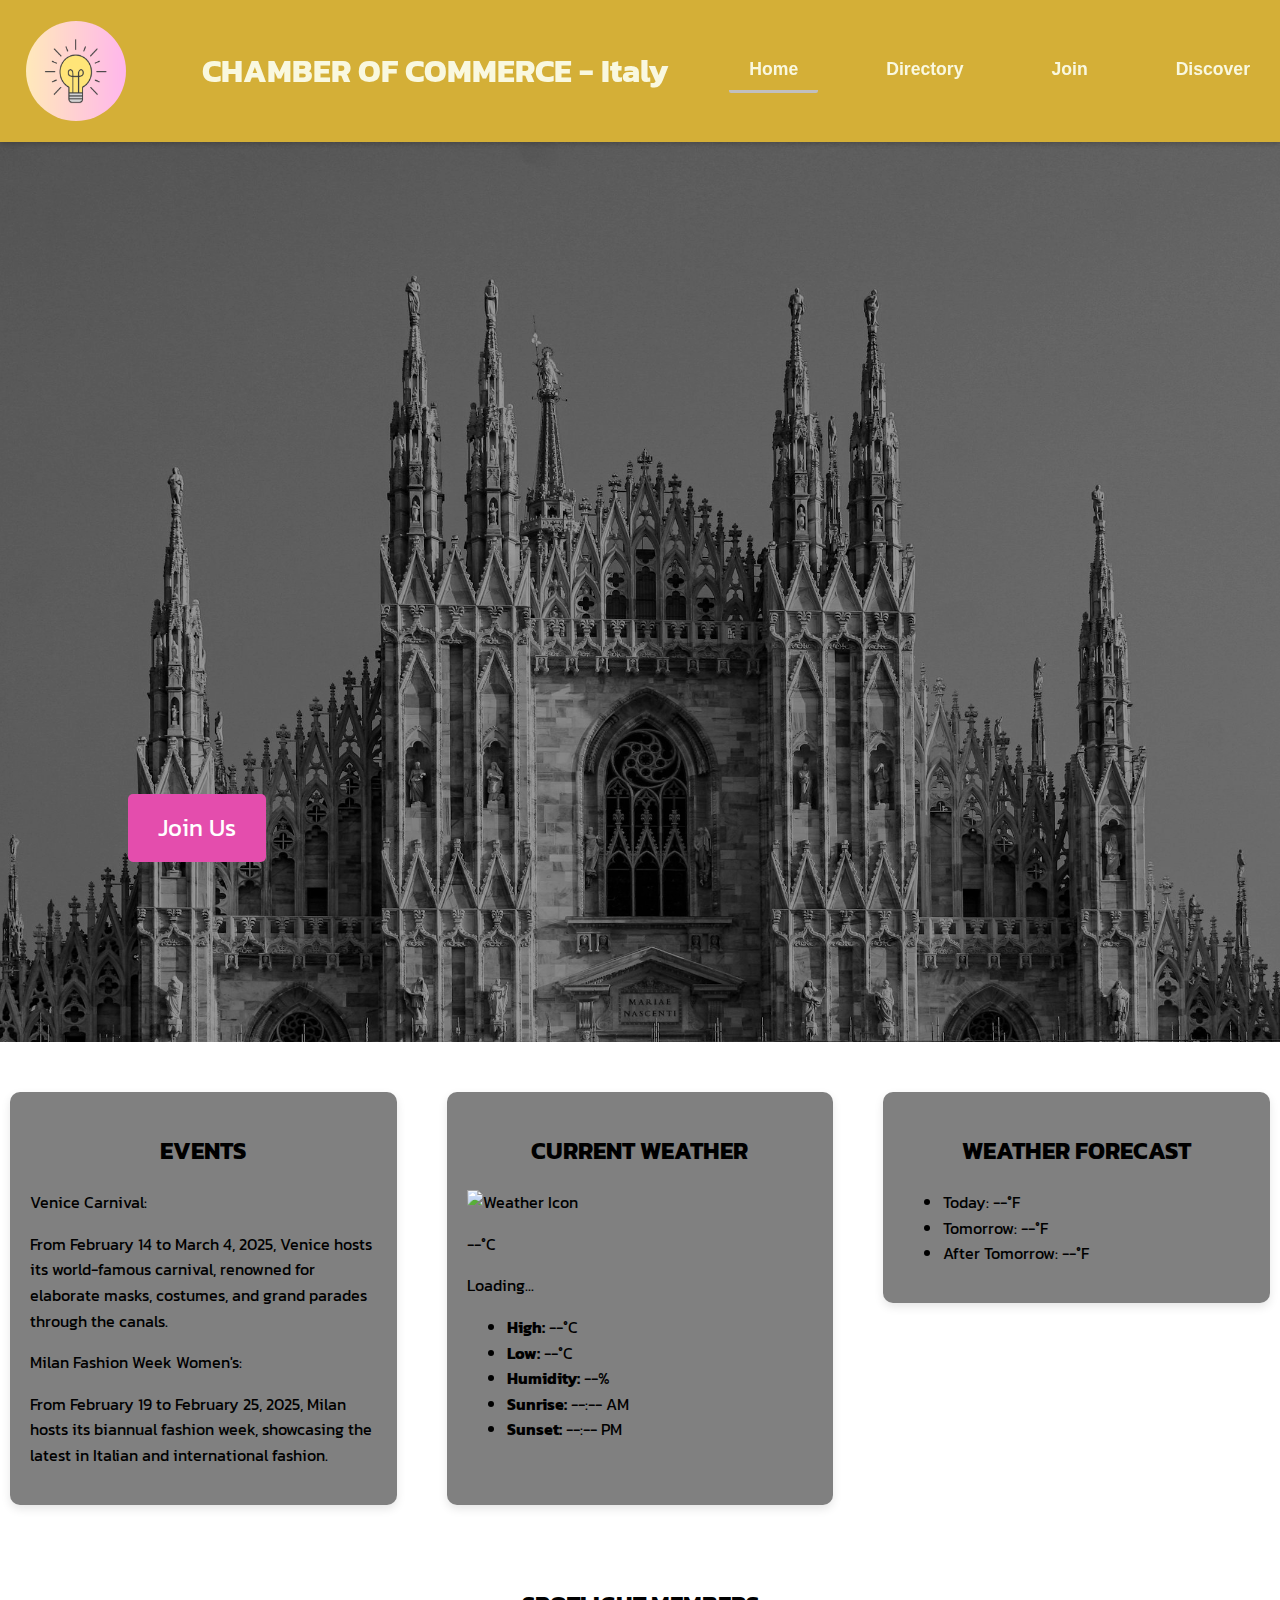
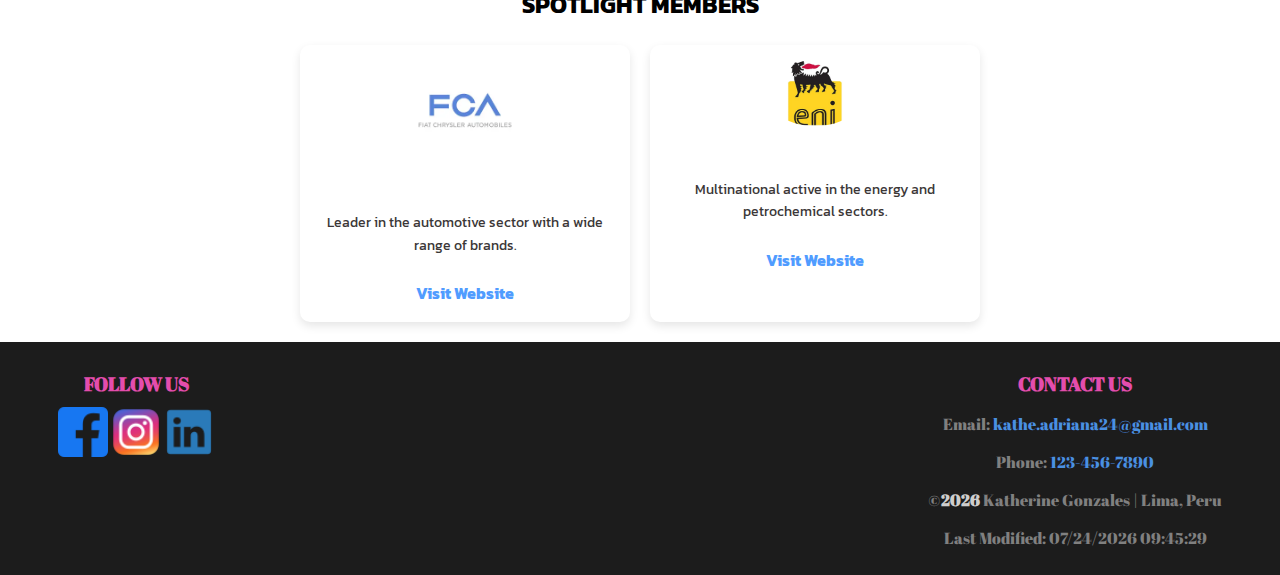
<file: chamber/index.html>
<!DOCTYPE html>
<html lang="en-US">
<head>
    <meta charset="UTF-8">
    <meta property="og:title" content="CHAMBER JOIN PAGE">
    <meta property="og:type" content="website">
    <meta property="og:description" content="Page to Join">
    <meta property="og:image" content="image/io.jpg">
    <meta property="og:url" content="https://kattniu.github.io/wdd231/"> 
    <meta name="viewport" content="width=device-width, initial-scale=1.0">
    <meta name="description" content="Page to index">
    <meta name="author" content="Katherine Gonzales">
    <link rel="preconnect" href="https://fonts.gstatic.com" crossorigin>
    <link href="https://fonts.googleapis.com/css2?family=Abril+Fatface&family=Kanit:ital,wght@0,100;0,200;0,300;0,400;0,500;0,600;0,700;0,800;0,900;1,100;1,200;1,300;1,400;1,500;1,600;1,700;1,800;1,900&display=swap" rel="stylesheet">
    <link rel="stylesheet" href="styles/base.css">
    <link rel="stylesheet" href="styles/larger.css">
    <link rel="icon" href="images/favicon.ico" type="image/x-icon">
    <title>Chamber - Italy</title>
</head>
<body class="index">
    <header>
        <img src="images/logo.png" class="logo" loading="lazy" alt="Logo chamber of commerce" width="100" height="100">
        <h1>CHAMBER OF COMMERCE - Italy</h1>
        <nav>
          <button id="menuToggle" aria-label="Toggle navigation menu" aria-expanded="false" aria-controls="menuLinks">
          </button>
          <ul id="menuLinks" class="menuLinks">
            <li><a class="active" href="index.html" title="home">Home</a></li>
            <li><a href="directory.html">Directory</a></li>
            <li><a href="join.html" title="Join">Join</a></li>
            <li><a href="discover.html" title="Discover">Discover</a></li>
          </ul>
        </nav>
    </header>    
<main class="main-index">  
        <section class="hero">
            <img src="images/milan.jpeg" alt="Hero Image" class="imagen-hero"> 
            <h1 class="titulo-hero">Chamber Italy </h1>
            <div class="boton-hero">
            <a href="join.html" class="boton-hero-join">Join Us</a>
            </div>
        </section>
        <section class="event-weather-container">
            <section class="events">
                <h2>Events</h2>
                <div id="events-placeholder">
                    <p>Venice Carnival:</p>
                    <p>From February 14 to March 4, 2025, Venice hosts its world-famous carnival, renowned for elaborate masks, costumes, and grand parades through the canals. </p>
                    <p>Milan Fashion Week Women's:</p>
                    <p>From February 19 to February 25, 2025, Milan hosts its biannual fashion week, showcasing the latest in Italian and international fashion.</p>
                    


                </div>
            </section>
            <section class="weather">
                <div class="current-weather">
                    <h2>Current Weather</h2>
                    <img id="weather-icon" alt="Weather Icon">
                        <div class="weather-info">
                            <!-- Estos elementos se actualizarán con JavaScript -->
                            <p id="temp">--°C</p>
                            <p id="weather-description">Loading...</p>
                            <ul>
                                <li><strong>High:</strong> <span id="high">--°C</span></li>
                                <li><strong>Low:</strong> <span id="low">--°C</span></li>
                                <li><strong>Humidity:</strong> <span id="humidity">--%</span></li>
                                <li><strong>Sunrise:</strong> <span id="sunrise">--:-- AM</span></li>
                                <li><strong>Sunset:</strong> <span id="sunset">--:-- PM</span></li>
                            </ul>
                        </div>
                    </div>
            </section>
                
            <section>
            <div class="weather-forecast">
                <h2>Weather Forecast</h2>
                <ul>
                    <li>Today: <span id="forecast-today">--°F</span></li>
                    <li>Tomorrow: <span id="forecast-wed">--°F</span></li>
                    <li>After Tomorrow: <span id="forecast-thu">--°F</span></li>
                </ul>
            </div>
            </section>

      </section>
      <section class="spotlight-container">
        <h2>Spotlight Members</h2>
        <div id="spotlight-container">
            <p>Loading spotlight members...</p>
        </div>
    </section>
</main>
<footer>
    <div class="footer-container">
        <div class="footer-social">
            <h3>FOLLOW US</h3>
            <div class="social-icons">
                <a href="https://it-it.facebook.com/" aria-label="Facebook"><img src="images/facebook.png" alt="Facebook"></a>
                <a href="https://www.instagram.com/" aria-label="Instagram"><img src="images/instagram.png" alt="Instagram"></a>
                <a href="https://www.linkedin.com/in/katherine-gonzales-5b8375256/" aria-label="LinkedIn"><img src="images/link.png" alt="LinkedIn"></a>
            </div>
        </div>
        
        <div class="footer-contact">
            <h3>CONTACT US</h3>
            <p>Email: <a href="mailto:kathe.adriana24@gmail.com">kathe.adriana24@gmail.com</a></p>
            <p>Phone: <a href="tel:123-456-7890">123-456-7890</a></p>
            <p>&copy;<span id="year"></span> Katherine Gonzales | Lima, Peru</p>
            <p>Last Modified: <span id="lastModified"></span></p>
        </div>
        
        </div>
</footer>
<script src="scripts/script.js"></script>
<script src="scripts/scriptMenu.js"></script>

</body>
</html>
</file>
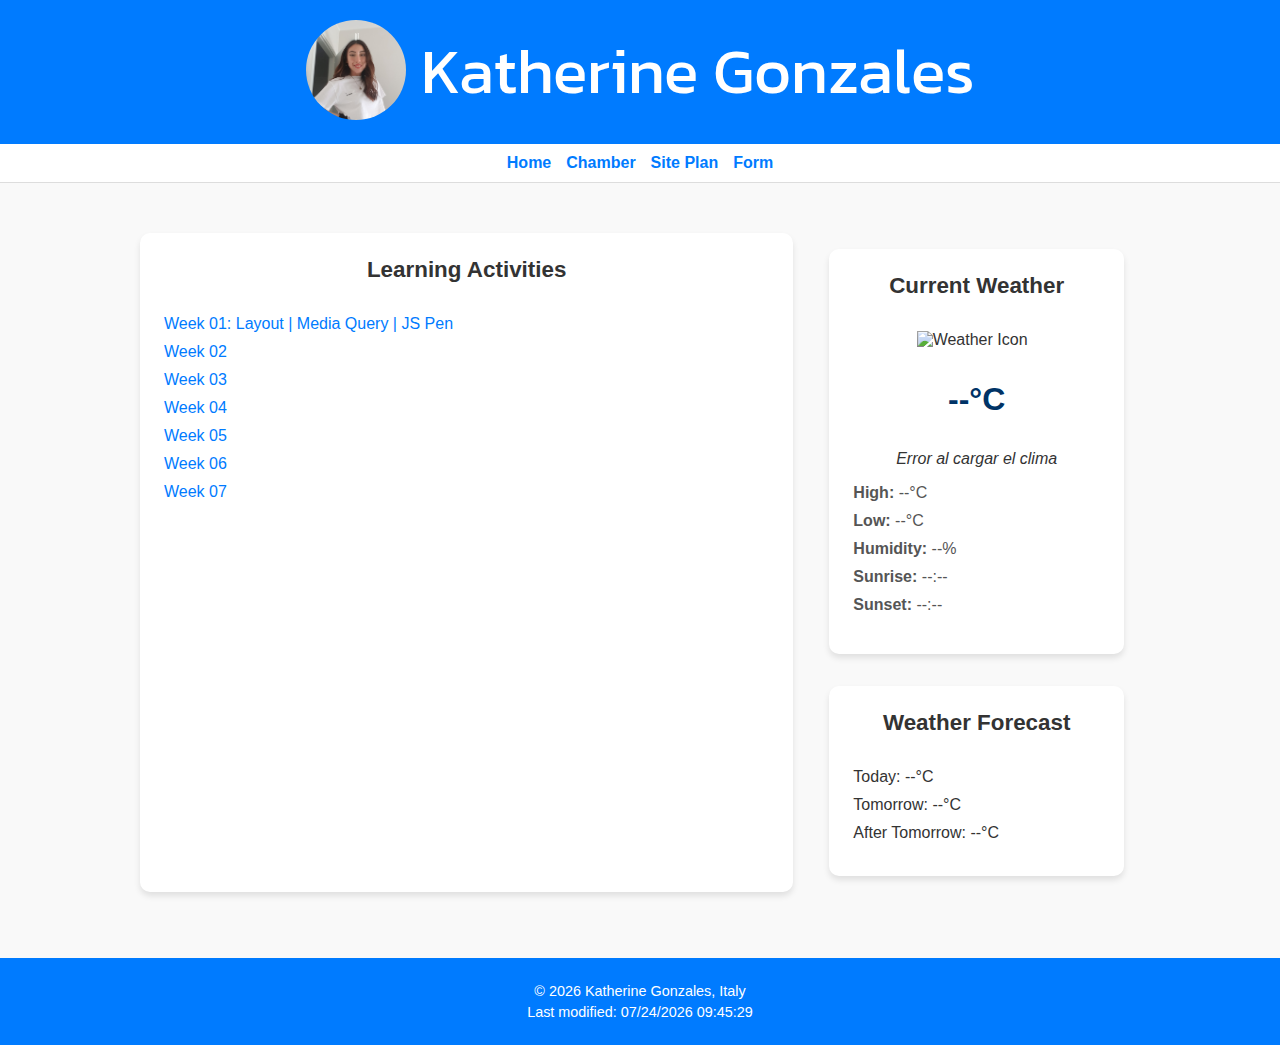
<file: week01/index.html>
<!DOCTYPE html>
<html lang="en">
<head>
    <meta charset="UTF-8">
    <meta name="viewport" content="width=device-width, initial-scale=1.0">
    <meta name="description" content="course assignment portal">
    <meta name="author" content="Katherine Gonzales">
    <link rel="preconnect" href="https://fonts.googleapis.com">
<link rel="preconnect" href="https://fonts.gstatic.com" crossorigin>
<link href="https://fonts.googleapis.com/css2?family=Kanit:ital,wght@0,100;0,200;0,300;0,400;0,500;0,600;0,700;0,800;0,900;1,100;1,200;1,300;1,400;1,500;1,600;1,700;1,800;1,900&display=swap" rel="stylesheet">
    <link rel="stylesheet" href="style/base.css">
    <link rel="stylesheet" href="style/larger.css">
    
    <title>Katherine Gonzales - WDD 230 - Web Fronted Development</title>
</head>
<body>
    <header>
        <div id="profile-container">
            <img src="images/yo.jpg" alt="Katherine Gonzales" id="profile-image">
            <span>Katherine Gonzales</span>
        </div>
    </header>
    
    <nav>
        <ul>
            <li><a href="#">Home</a></li>
            <li><a href="#">Chamber</a></li>
            <li><a href="#">Site Plan</a></li>
            <li><a href="#">Form</a></li>
        </ul>
    </nav>

    <main>
    <section class="card">
            <h2>Learning Activities</h2>
            <ul>
                <li><a href="#">Week 01: Layout | Media Query | JS Pen</a></li>
                <li><a href="#">Week 02</a></li>
                <li><a href="#">Week 03</a></li>
                <li><a href="#">Week 04</a></li>
                <li><a href="#">Week 05</a></li>
                <li><a href="#">Week 06</a></li>
                <li><a href="#">Week 07</a></li>
            </ul>
    </section>
    <div class="content-container">
        <!-- Clima Actual -->
        <div class="current-weather card">
            <h2>Current Weather</h2>
            <img id="weather-icon" alt="Weather Icon">
            <div class="weather-info">
                <p id="temp" class="temperature">--°C</p>
                <p id="weather-description" class="weather-description">Loading...</p>
                <ul class="weather-details">
                    <li><strong>High:</strong> <span id="high">--°C</span></li>
                    <li><strong>Low:</strong> <span id="low">--°C</span></li>
                    <li><strong>Humidity:</strong> <span id="humidity">--%</span></li>
                    <li><strong>Sunrise:</strong> <span id="sunrise">--:--</span></li>
                    <li><strong>Sunset:</strong> <span id="sunset">--:--</span></li>
                </ul>
            </div>
        </div>
    
        <!-- Pronóstico del Clima -->
        <section class="weather-forecast card">
            <h2>Weather Forecast</h2>
            <ul class="forecast-list">
                <li>Today: <span id="forecast-today">--°C</span></li>
                <li>Tomorrow: <span id="forecast-wed">--°C</span></li>
                <li>After Tomorrow: <span id="forecast-thu">--°C</span></li>
            </ul>
        </section>
    </div>    
    </main>

    <footer>
        <p>&copy; <span id="current-year"></span> Katherine Gonzales, Italy</p>
        <p id="lastModified">Last modified: </p>
    </footer>
    <script src="scripts/getDates.js"></script>
</body>
</html>
</file>
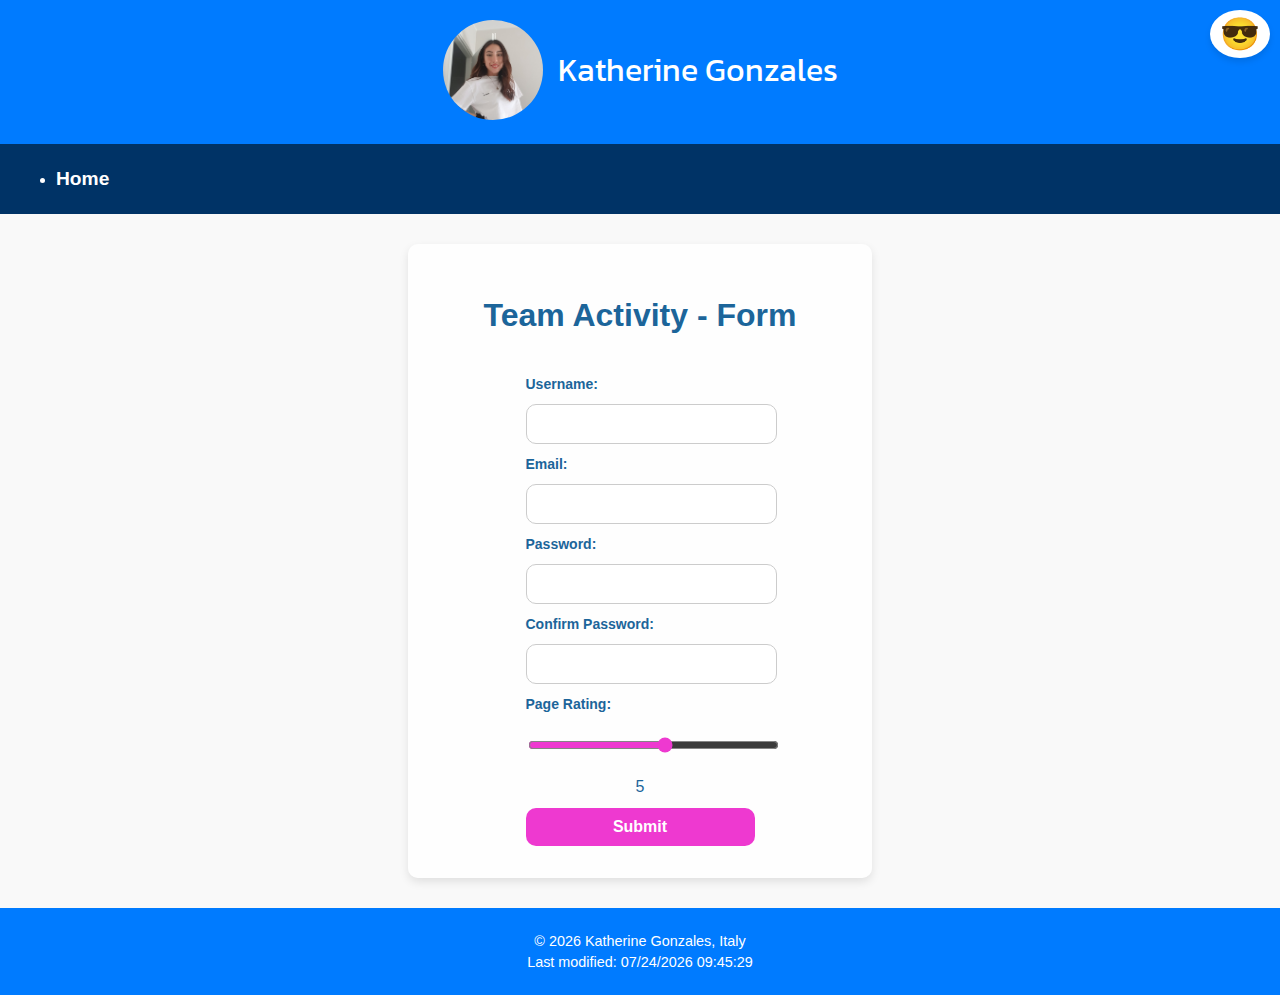
<file: form.html>
<!DOCTYPE html>
<html lang="en">
<head>
    <meta charset="UTF-8">
    <meta name="viewport" content="width=device-width, initial-scale=1.0">
    <meta name="description" content="course assignment portal">
    <meta name="author" content="Katherine Gonzales">
    <meta property="og:title" content="WDD230- TEAM ">
    <meta property="og:type" content="website">
    <meta property="og:image" content="images/yo.jpg" >
    <meta property="og:url" content="https://kattniu.github.io/wdd230/chamber/index.html">
    <link rel="preconnect" href="https://fonts.googleapis.com">
    <link rel="preconnect" href="https://fonts.gstatic.com" crossorigin>
    <link href="https://fonts.googleapis.com/css2?family=Abril+Fatface&family=Kanit:ital,wght@0,100;0,200;0,300;0,400;0,500;0,600;0,700;0,800;0,900;1,100;1,200;1,300;1,400;1,500;1,600;1,700;1,800;1,900&display=swap" rel="stylesheet">
    <link rel="stylesheet" href="style/base.css">
    <link rel="stylesheet" href="style/form.css">
    <title>Katherine Gonzales - WDD 230 - Web Fronted Development</title>
</head>
<body>
    <header>
        <div id="profile-container">
            <img src="images/yo.jpg" alt="Katherine Gonzales" id="profile-image">
            <span>Katherine Gonzales</span>
        </div>
        <div id="mode">😎</div>
    </header>
    <nav>
        <button id="hamburger-button" aria-label="Toggle menu">☰</button>
        <ul id="nav-links">
            <li><a class="active" href="index.html">Home</a></li>
        </ul>
    </nav>
    <main>
        <h1>Team Activity - Form</h1>
        <form action="record.html" method="get">
            <label for="username">Username:</label>
            <input type="text" id="username" name="username" required>
            
            <label for="email">Email:</label>
            <input type="email" id="email" name="email" required pattern="[a-zA-Z0-9._%+-]+@byui\.edu$" title="Please enter a valid BYUI email address.">
            
            <label for="password">Password:</label>
            <input type="password" id="password" name="password" required pattern="[a-zA-Z0-9]{8,}" title="Password must be at least 8 alphanumeric characters.">
            
            <label for="confirm-password">Confirm Password:</label>
            <input type="password" id="confirm-password" name="confirm-password" required>

            <label for="rating">Page Rating:</label>
            <input type="range" id="rating" name="rating" min="1" max="10" step="1" oninput="ratingValue.textContent=this.value">
            <span id="ratingValue">5</span>
            
            <button type="submit">Submit</button>
        </form>
    </main>
    <footer>
        <p>&copy; <span id="current-year"></span> Katherine Gonzales, Italy</p>
        <p id="lastModified">Last modified: </p>
    </footer>
    <script src="scripts/getDates.js"></script>
    <script src="scripts/dark-mode.js"></script>
    <script src="scripts/form.js"></script>
</body>
</html>
</file>
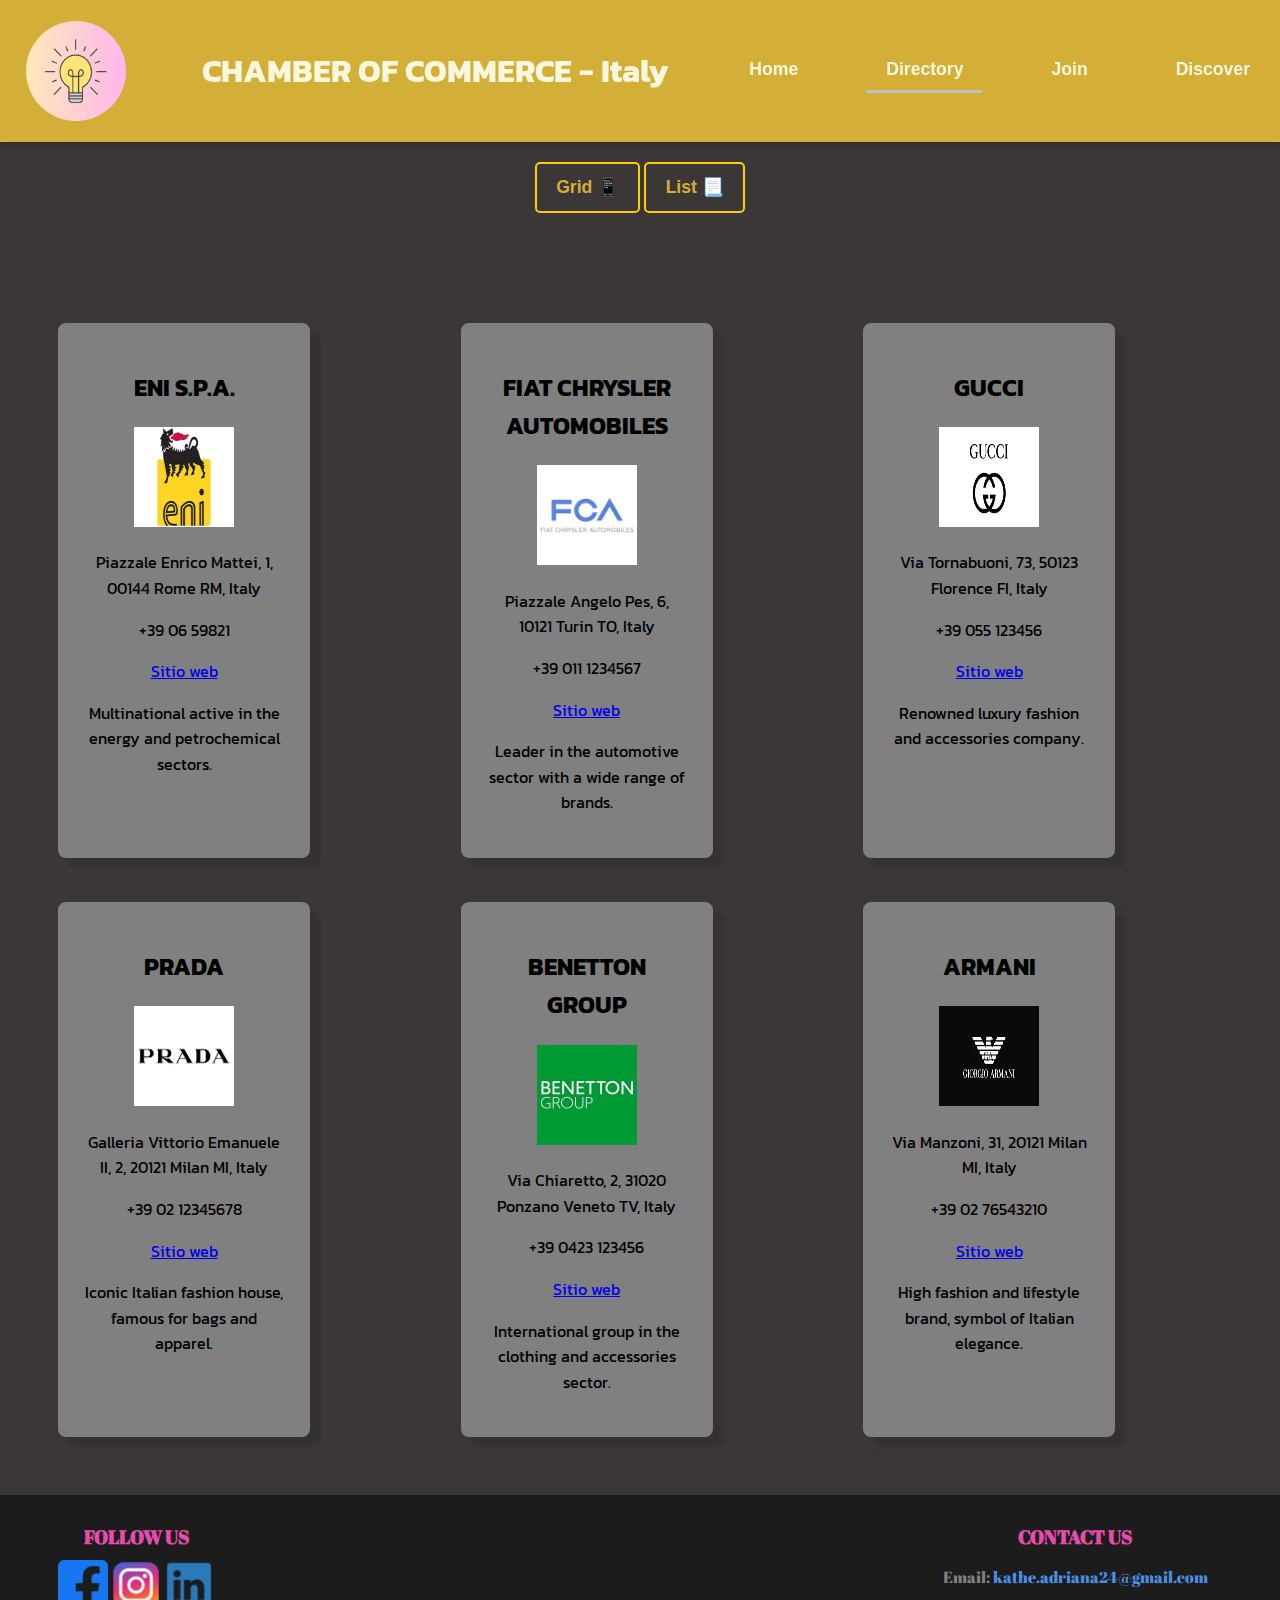
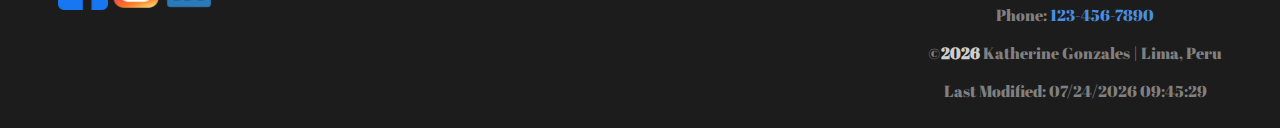
<file: chamber/directory.html>
<!DOCTYPE html>
<html lang="en-US">
<head>
    <meta charset="UTF-8">
    <meta property="og:title" content="CHAMBER PAGE">
    <meta property="og:type" content="website">
    <meta property="og:description" content="Page to Join">
    <meta property="og:image" content="image/io.jpg">
    <meta property="og:url" content="https://kattniu.github.io/wdd231/"> 
    <meta name="viewport" content="width=device-width, initial-scale=1.0">
    <meta name="description" content="Page to Join">
    <meta name="author" content="Katherine Gonzales">
    <link rel="preconnect" href="https://fonts.googleapis.com">
    <link rel="preconnect" href="https://fonts.gstatic.com" crossorigin>
    <link href="https://fonts.googleapis.com/css2?family=Abril+Fatface&family=DynaPuff:wght@400..700&family=Kanit:ital,wght@0,100;0,200;0,300;0,400;0,500;0,600;0,700;0,800;0,900;1,100;1,200;1,300;1,400;1,500;1,600;1,700;1,800;1,900&display=swap" rel="stylesheet">
    <link rel="stylesheet" href="styles/base.css">
    <link rel="stylesheet" href="styles/larger.css">
    <link rel="icon" href="images/favicon.ico" type="image/x-icon">
    <title>Chamber - Italy</title>
</head>
<body>
    <header>
        <img src="images/logo.png" class="logo" loading="lazy" alt="Logo chamber of commerce" width="100" height="100">
        <h1>CHAMBER OF COMMERCE - Italy</h1>
        <nav>
          <button id="menuToggle" aria-label="Toggle navigation menu" aria-expanded="false" aria-controls="menuLinks">
          </button>
          <ul id="menuLinks" class="menuLinks">
            <li><a href="index.html" title="home">Home</a></li>
            <li><a class="active" href="directory.html">Directory</a></li>
            <li><a href="join.html" title="Join">Join</a></li>
            <li><a href="discover.html" title="Discover">Discover</a></li>
          </ul>
        </nav>
    </header>
    <main class="directory">
        <section class="view-controls">
          <button id="grid" aria-label="Vista en cuadrícula">Grid 📱</button>
          <button id="list" aria-label="Vista en lista">List 📃</button>
        </section>
        
        <section id="cards" class="grid">
          <!-- Aquí se mostrarán los miembros -->
        </section>
      </main>

<footer>
    <div class="footer-container">
        <div class="footer-social">
            <h3>FOLLOW US</h3>
            <div class="social-icons">
                <a href="https://it-it.facebook.com/" aria-label="Facebook"><img src="images/facebook.png" alt="Facebook"></a>
                <a href="https://www.instagram.com/" aria-label="Instagram"><img src="images/instagram.png" alt="Instagram"></a>
                <a href="https://www.linkedin.com/in/katherine-gonzales-5b8375256/" aria-label="LinkedIn"><img src="images/link.png" alt="LinkedIn"></a>
            </div>
        </div>
        <div class="footer-contact">
            <h3>CONTACT US</h3>
            <p>Email: <a href="mailto:kathe.adriana24@gmail.com">kathe.adriana24@gmail.com</a></p>
            <p>Phone: <a href="tel:123-456-7890">123-456-7890</a></p>
            <p>&copy;<span id="year"></span> Katherine Gonzales | Lima, Peru</p>
            <p>Last Modified: <span id="lastModified"></span></p>
        </div>
    </div>
</footer>
<script src="scripts/directory.js"></script>
<script src="scripts/scriptMenu.js"></script>
</body>
</html>
</file>
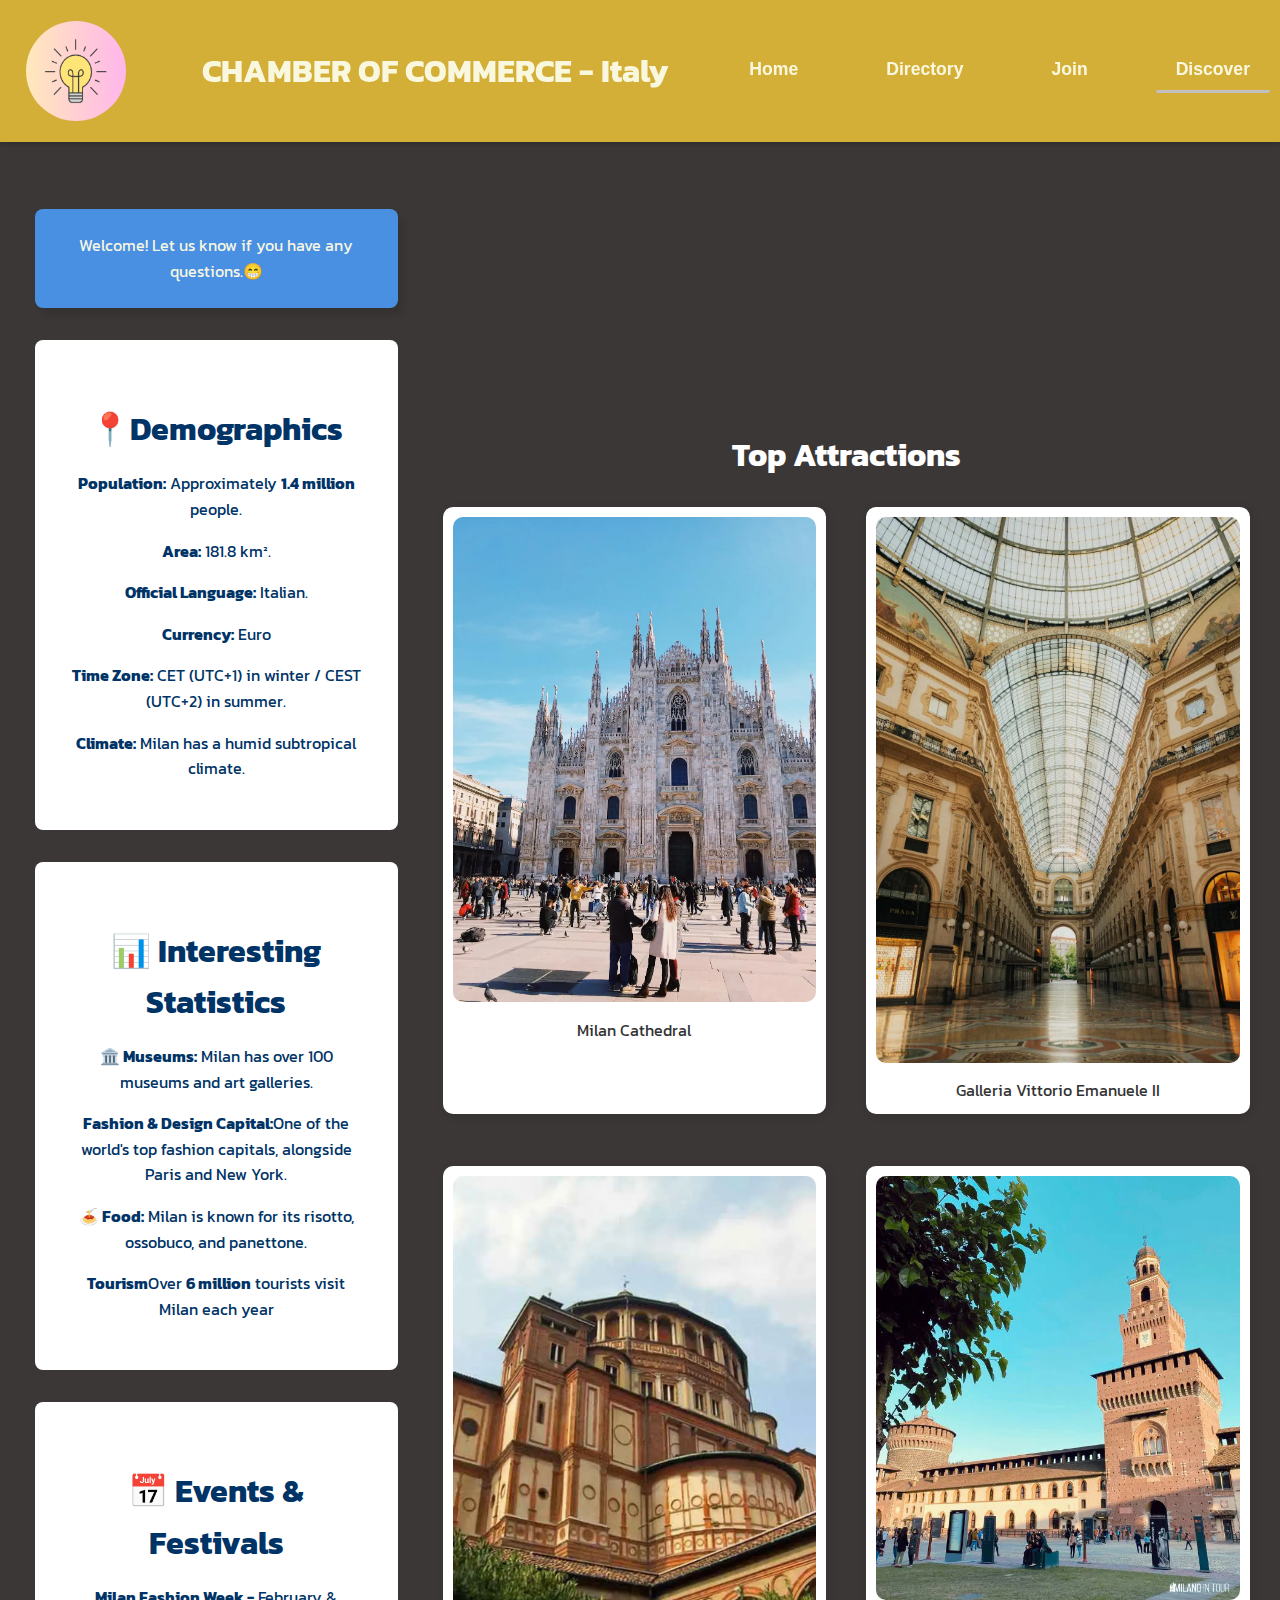
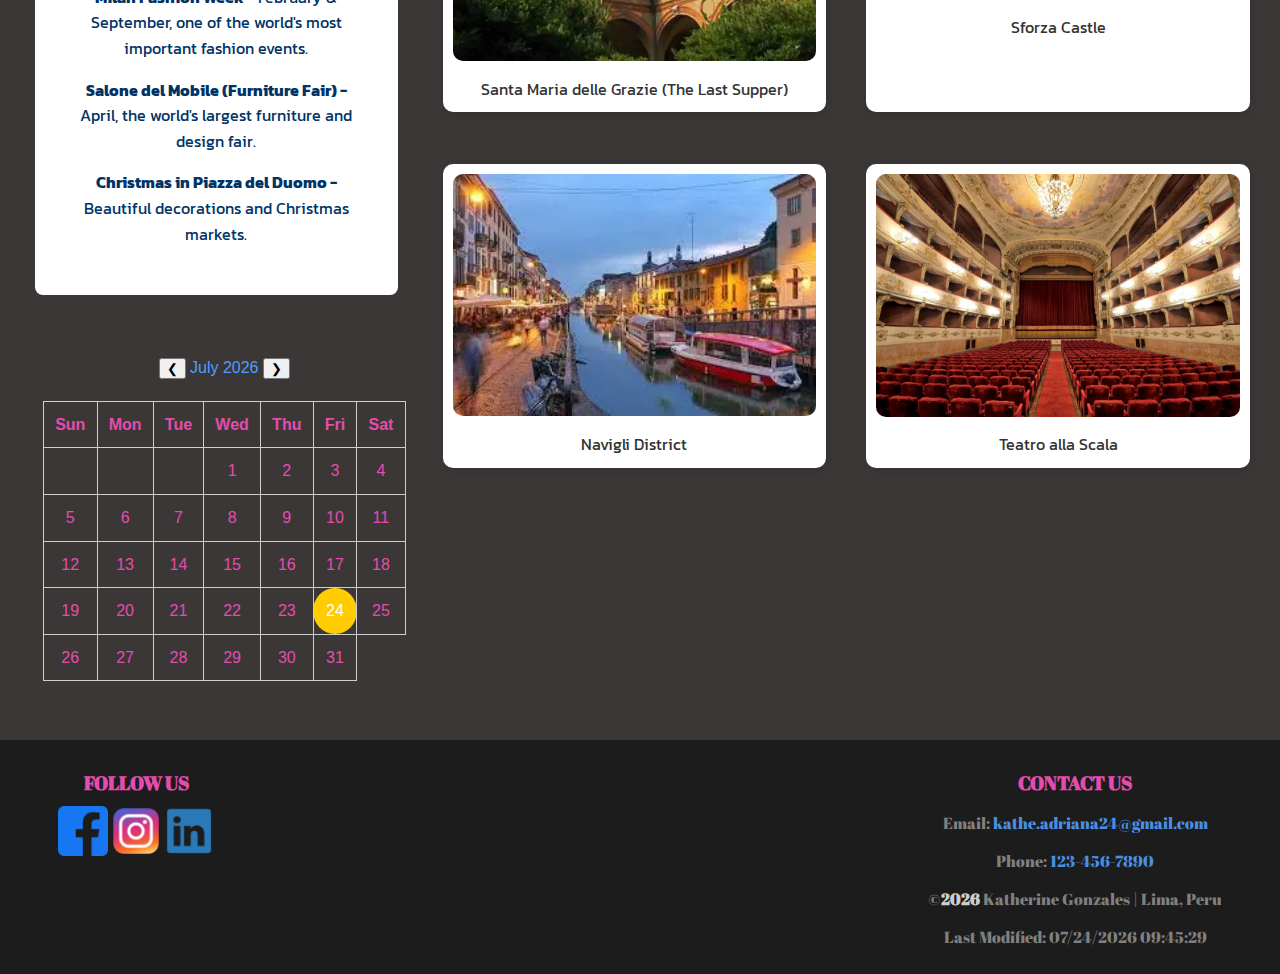
<file: chamber/discover.html>
<!DOCTYPE html>
<html lang="en">
<head>
    <meta charset="UTF-8">
    <meta property="og:title" content="chamber index page">
    <meta property="og:type" content="website">
    <meta property="og:description" content="Page to Join">
    <meta property="og:image" content="image/io.jpg">
    <meta property="og:url" content="https://kattniu.github.io/wdd231/"> 
    <meta name="viewport" content="width=device-width, initial-scale=1.0">
    <meta name="description" content="Page to Join">
    <meta property="og:url" content="https://kattniu.github.io/wdd230/chamber/index.html<">
    <link rel="preconnect" href="https://fonts.googleapis.com">
    <link rel="preconnect" href="https://fonts.gstatic.com" crossorigin>
    <link href="https://fonts.googleapis.com/css2?family=Abril+Fatface&family=Kanit:ital,wght@0,100;0,200;0,300;0,400;0,500;0,600;0,700;0,800;0,900;1,100;1,200;1,300;1,400;1,500;1,600;1,700;1,800;1,900&display=swap" rel="stylesheet">
    <link rel="stylesheet" href="styles/base.css">
    <link rel="stylesheet" href="styles/larger.css">
    <link rel="icon" href="images//favicon.ico " type="image/x-icon">
    <title>Chamber - Italy</title>
</head>
<body>
    <header>
        <img src="images/logo.png" class="logo" loading="lazy" alt="Logo chamber of commerce" width="100" height="100">
        <h1>CHAMBER OF COMMERCE - Italy</h1>
        <nav>
          <button id="menuToggle" aria-label="Toggle navigation menu" aria-expanded="false" aria-controls="menuLinks">
          </button>
          <ul id="menuLinks" class="menuLinks">
            <li><a href="index.html" title="home">Home</a></li>
            <li><a href="directory.html">Directory</a></li>
            <li><a href="join.html" title="Join">Join</a></li>
            <li><a class="active" href="discover.html" title="Discover">Discover</a></li>
          </ul>
        </nav>
    </header>
    
    <main class="container">
       <aside class="sidebar">
        <section id="visit-message">
            <!-- Last visit message with localStorage will appear here -->
        </section>
        <section class="section"> 
            <h3> 📍Demographics</h3>
            <p><strong>Population:</strong> Approximately <b>1.4 million</b> people.</p>
            <p><strong>Area:</strong> 181.8 km².</p>
            <p><strong>Official Language:</strong> Italian.</p>
            <p><strong>Currency:</strong> Euro </p>  
            <p><strong>Time Zone:</strong> CET (UTC+1) in winter / CEST (UTC+2) in summer.</p>
            <p><strong>Climate:</strong> Milan has a humid subtropical climate.</p>
        </section>
        <section class="section">
            <h3>📊 Interesting Statistics</h3>
            <p><strong>🏛️ Museums:</strong> Milan has over 100 museums and art galleries.</p>
            <p><strong>Fashion & Design Capital:</strong>One of the world's top fashion capitals, alongside Paris and New York.</p>
            <p><strong>🍝 Food:</strong> Milan is known for its risotto, ossobuco, and panettone.</p>
            <p><strong>Tourism</strong>Over <b>6 million</b> tourists visit Milan each year</p>
        </section>
        <section class="section">
            <h3>📅 Events & Festivals</h3>
            <p><strong>Milan Fashion Week -</strong> February & September, one of the world's most important fashion events.</p>
            <p><strong>Salone del Mobile (Furniture Fair) -</strong> April, the world's largest furniture and design fair.</p>
            <p><strong>Christmas in Piazza del Duomo -</strong> Beautiful decorations and Christmas markets.</p>
        </section>
        <section>
            <div class="calendar-container">
                <div class="calendar-header">
                    <button onclick="prevMonth()"> ❮ </button>
                    <span id="monthYear"></span>
                    <button onclick="nextMonth()"> ❯ </button>
                </div>
                <table class="calendar">
                    <thead>
                        <tr>
                            <th>Sun</th><th>Mon</th><th>Tue</th><th>Wed</th><th>Thu</th><th>Fri</th><th>Sat</th>
                        </tr>
                    </thead>
                    <tbody id="calendar-body"></tbody>
                </table>
            </div>
        </section>
       </aside> 

    <section>
        <h3>Top Attractions</h3>
        <div class="gallery"> 
        <figure>
            <img src="images/milano.webp" alt="Duomo di Milano" loading="lazy" width="200" height="400">
            <figcaption>Milan Cathedral</figcaption>
        </figure>
        <figure>
            <img src="images/galleria.webp" alt="Galleria Vittorio Emanuele II" loading="lazy" width="200" height="400">
            <figcaption>Galleria Vittorio Emanuele II</figcaption>
        </figure>
        <figure>
            <img src="images/santamaria.webp" alt="Santa Maria delle Grazie (The Last Supper)" loading="lazy" width="200" height="400">
            <figcaption>Santa Maria delle Grazie (The Last Supper)</figcaption>
        </figure>
        <figure>
            <img src="images/castello.webp" alt="Castello Sforzesco" loading="lazy" width="200" height="300">
            <figcaption>Sforza Castle</figcaption>
        </figure>
        <figure>
            <img src="images/navigli.webp" alt="Navigli District" loading="lazy" width="200" height="400">
            <figcaption>Navigli District</figcaption>
        </figure>
        <figure>
            <img src="images/teatro.webp" alt="Teatro alla Scala" loading="lazy" width="200" height="400">
            <figcaption>Teatro alla Scala</figcaption>
        </figure>
    </div>
    </section>
    </main>
<footer>
    <div class="footer-container">
        <div class="footer-social">
            <h3>FOLLOW US</h3>
            <div class="social-icons">
                <a href="https://it-it.facebook.com/" aria-label="Facebook"><img src="images/facebook.png" alt="Facebook"></a>
                <a href="https://www.instagram.com/" aria-label="Instagram"><img src="images/instagram.png" alt="Instagram"></a>
                <a href="https://www.linkedin.com/in/katherine-gonzales-5b8375256/" aria-label="LinkedIn"><img src="images/link.png" alt="LinkedIn"></a>
            </div>
        </div>
        
        <div class="footer-contact">
            <h3>CONTACT US</h3>
            <p>Email: <a href="mailto:kathe.adriana24@gmail.com">kathe.adriana24@gmail.com</a></p>
            <p>Phone: <a href="tel:123-456-7890">123-456-7890</a></p>
            <p>&copy;<span id="year"></span> Katherine Gonzales | Lima, Peru</p>
            <p>Last Modified: <span id="lastModified"></span></p>
        </div>
        
        </div>
</footer>
<script src="scripts/scriptCalendar.js"></script>
<script src="scripts/scriptMenu.js"></script>

</body>
</html>
</file>
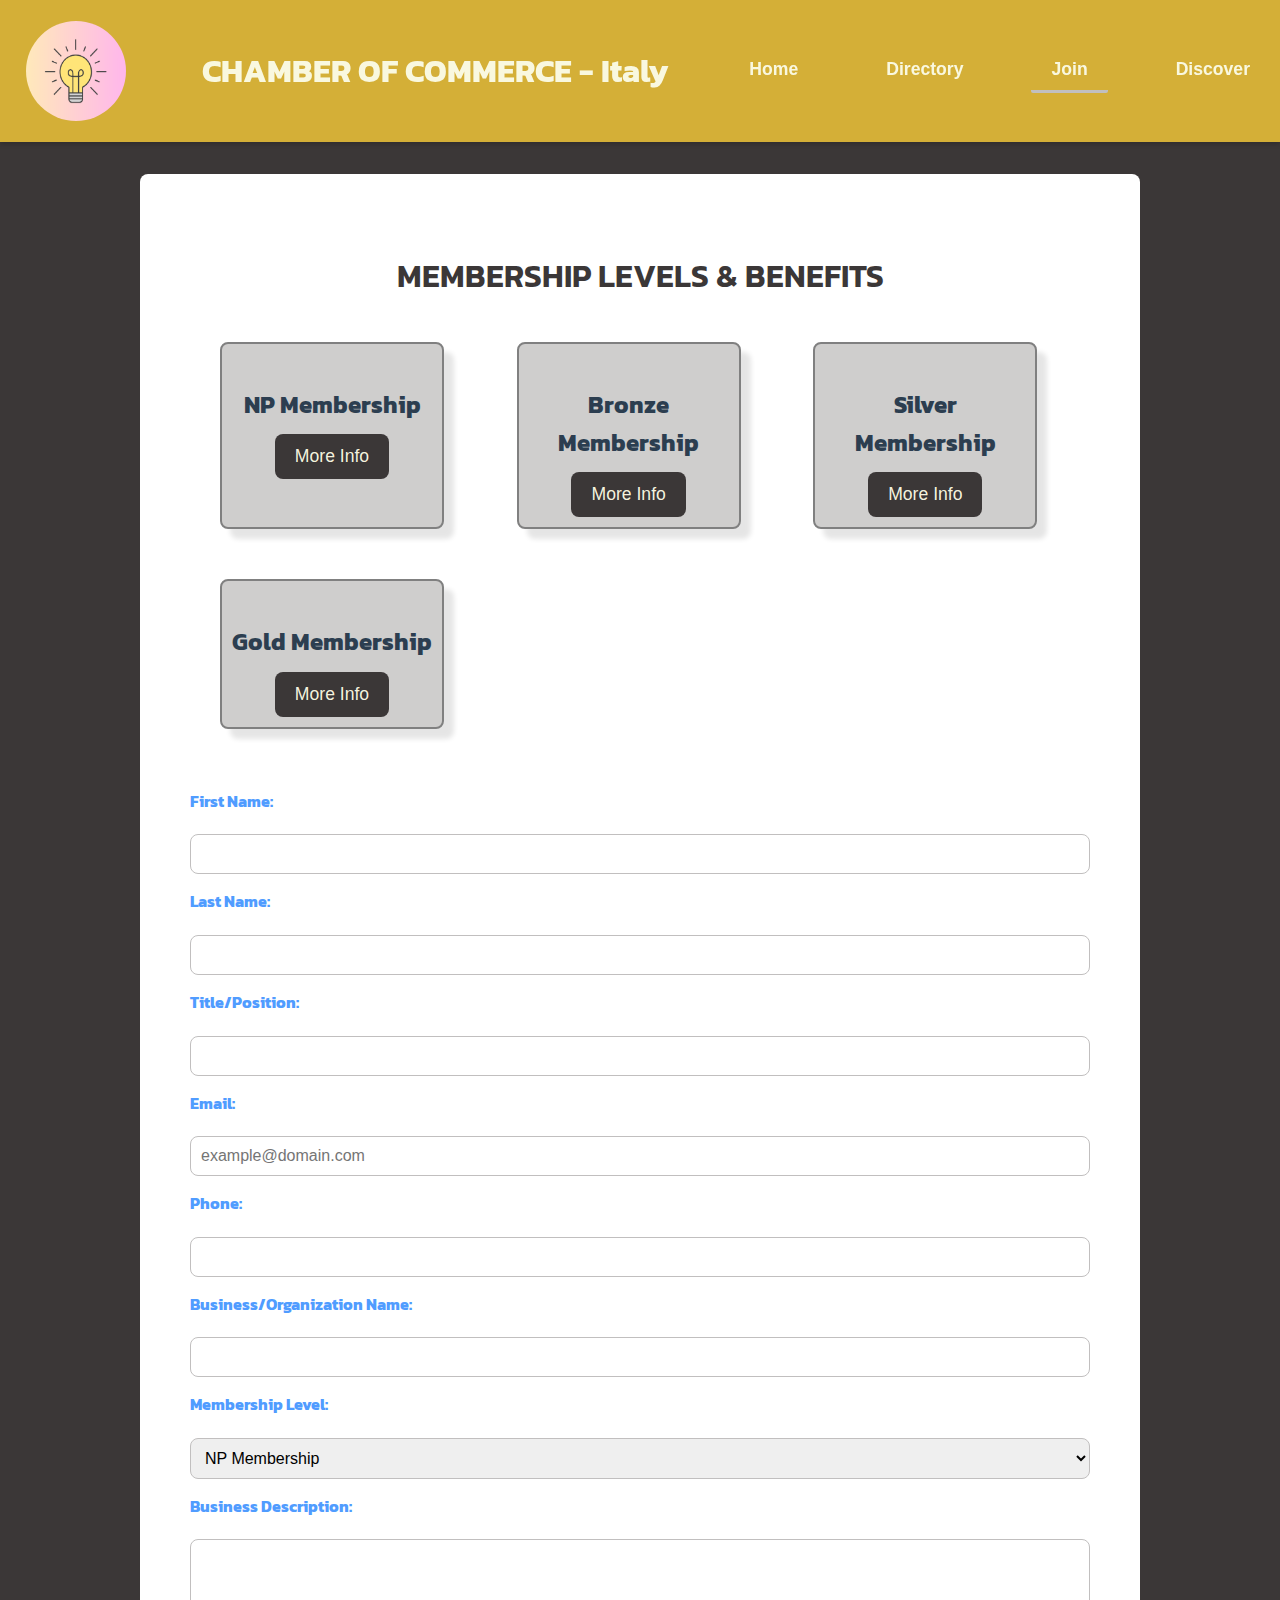
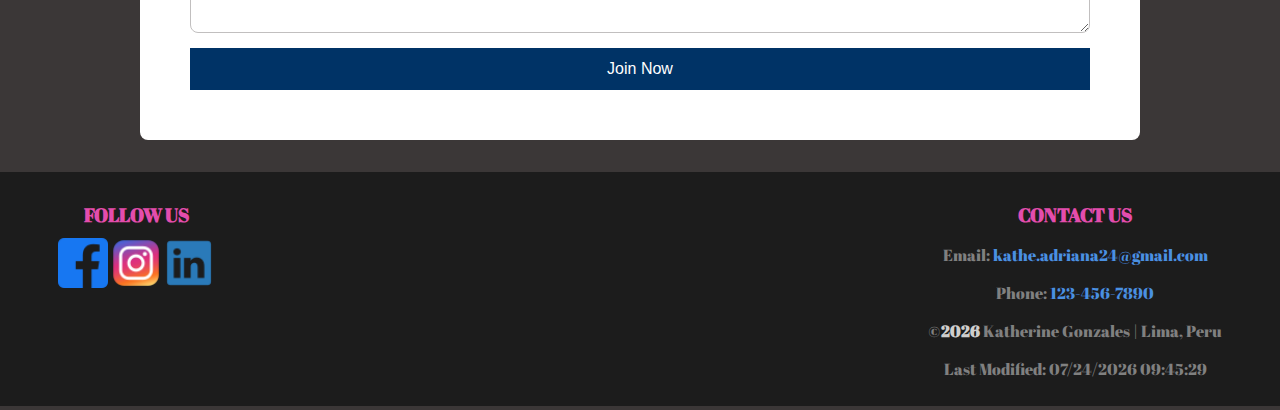
<file: chamber/join.html>
<!DOCTYPE html>
<html lang="en">
<head>
    <meta charset="UTF-8">
    <meta property="og:title" content="CHAMBER JOIN PAGE">
    <meta property="og:type" content="website">
    <meta property="og:description" content="Page to Join">
    <meta property="og:image" content="image/io.jpg">
    <meta property="og:url" content="https://kattniu.github.io/wdd231/"> 
    <meta name="viewport" content="width=device-width, initial-scale=1.0">
    <meta name="description" content="Page to Join">
    <meta name="author" content="Katherine Gonzales">
    <link rel="preconnect" href="https://fonts.gstatic.com" crossorigin>
    <link href="https://fonts.googleapis.com/css2?family=Abril+Fatface&family=Kanit:ital,wght@0,100;0,200;0,300;0,400;0,500;0,600;0,700;0,800;0,900;1,100;1,200;1,300;1,400;1,500;1,600;1,700;1,800;1,900&display=swap" rel="stylesheet">
    <link rel="stylesheet" href="styles/base.css">
    <link rel="stylesheet" href="styles/larger.css">
    <link rel="icon" href="images/favicon.ico" type="image/x-icon">
    <title>Chamber - Italy</title>
</head>
<body>
    <header>
        <img src="images/logo.png" class="logo" loading="lazy" alt="Logo chamber of commerce" width="100" height="100">
        <h1>CHAMBER OF COMMERCE - Italy</h1>
        <nav>
          <button id="menuToggle" aria-label="Toggle navigation menu" aria-expanded="false" aria-controls="menuLinks">
          </button>
          <ul id="menuLinks" class="menuLinks">
            <li><a href="index.html" title="home">Home</a></li>
            <li><a href="directory.html">Directory</a></li>
            <li><a class="active" href="join.html" title="Join">Join</a></li>
            <li><a href="discover.html" title="Discover">Discover</a></li>
          </ul>
        </nav>
    </header>
  <main class="join">
    <h2>Membership Levels & Benefits</h2>
        <section class="membership-cards">
          <div class="card" id="np-card">
              <h4>NP Membership</h4>
              <button id="openButton1">More Info</button>
          </div>
          <div class="card" id="bronze-card">
              <h4>Bronze Membership</h4>
              <button id="openButton2">More Info</button>
          </div>
          <div class="card" id="silver-card">
              <h4>Silver Membership</h4>
              <button id="openButton3">More Info</button>
          </div>
          <div class="card" id="gold-card">
              <h4>Gold Membership</h4>
              <button id="openButton4">More Info</button>
          </div>
  
          <dialog id="dialogBox">
              <div></div>
              <button id="closeButton"> Close</button>
          </dialog>
      </section>


    <form action="thankyou.html" method="get">
        <label for="first-name">First Name:</label>
        <input type="text" id="first-name" name="first-name" required>

        <label for="last-name">Last Name:</label>
        <input type="text" id="last-name" name="last-name" required>

        <label for="title">Title/Position:</label>
        <input type="text" id="title" name="title" pattern="[a-zA-Z\s-]{7,}" title="Only letters, hyphens, and spaces. Minimum 7 characters.">

        <label for="email">Email:</label>
        <input type="email" id="email" name="email" required placeholder="example@domain.com">

        <label for="phone">Phone:</label>
        <input type="tel" id="phone" name="phone" required>

        <label for="business">Business/Organization Name:</label>
        <input type="text" id="business" name="business" required>

        <label for="membership">Membership Level:</label>
        <select id="membership" name="membership">
            <option value="np">NP Membership</option>
            <option value="bronze">Bronze Membership</option>
            <option value="silver">Silver Membership</option>
            <option value="gold">Gold Membership</option>
        </select>

        <label for="description">Business Description:</label>
        <textarea id="description" name="description" rows="4"></textarea>

        <input type="hidden" id="timestamp" name="timestamp">

        <button type="submit">Join Now</button>
    </form>
</main>

<footer>
    <div class="footer-container">
        <div class="footer-social">
            <h3>FOLLOW US</h3>
            <div class="social-icons">
                <a href="https://it-it.facebook.com/" aria-label="Facebook"><img src="images/facebook.png" alt="Facebook"></a>
                <a href="https://www.instagram.com/" aria-label="Instagram"><img src="images/instagram.png" alt="Instagram"></a>
                <a href="https://www.linkedin.com/in/katherine-gonzales-5b8375256/" aria-label="LinkedIn"><img src="images/link.png" alt="LinkedIn"></a>
            </div>
        </div>
        <div class="footer-contact">
            <h3>CONTACT US</h3>
            <p>Email: <a href="mailto:kathe.adriana24@gmail.com">kathe.adriana24@gmail.com</a></p>
            <p>Phone: <a href="tel:123-456-7890">123-456-7890</a></p>
            <p>&copy;<span id="year"></span> Katherine Gonzales | Lima, Peru</p>
            <p>Last Modified: <span id="lastModified"></span></p>
        </div>
    </div>
</footer>
<script src="scripts/scriptMenu.js"></script>
<script src="scripts/join.js"></script>
</body>
</html>
</file>
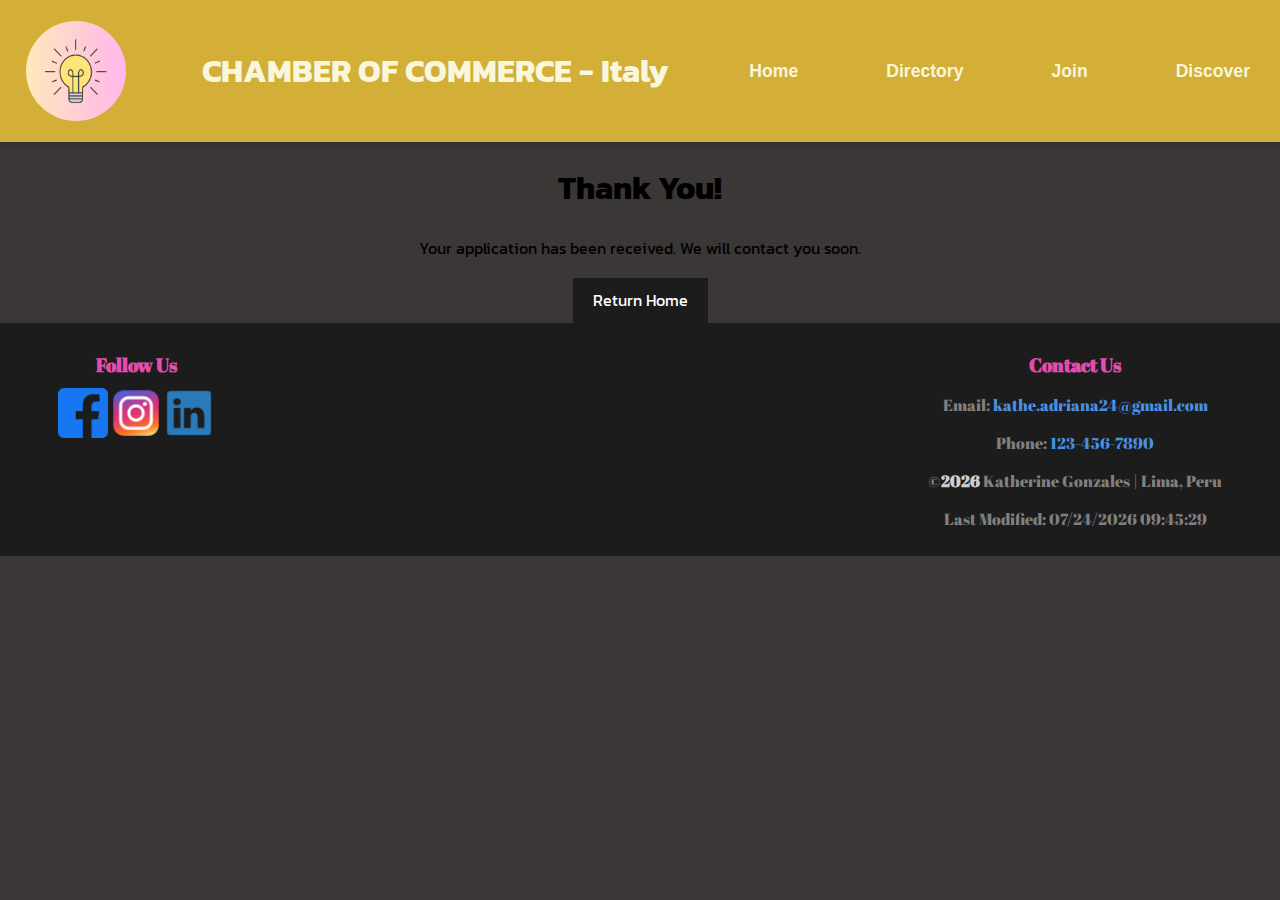
<file: chamber/thankyou.html>
<!DOCTYPE html>
<html lang="en">
    <head>
        <meta property="og:title" content="CHAMBER JOIN PAGE">
        <meta property="og:type" content="website">
        <meta property="og:description" content="Page to Join">
        <meta property="og:image" content="image/io.jpg">
        <meta property="og:url" content="https://kattniu.github.io/wdd231/"> 
        <meta charset="UTF-8">
        <meta name="viewport" content="width=device-width, initial-scale=1.0">
        <meta name="description" content="Page to Join">
        <meta name="author" content="Katherine Gonzales">
        <link rel="preconnect" href="https://fonts.gstatic.com" crossorigin>
        <link href="https://fonts.googleapis.com/css2?family=Abril+Fatface&family=Kanit:ital,wght@0,100;0,200;0,300;0,400;0,500;0,600;0,700;0,800;0,900;1,100;1,200;1,300;1,400;1,500;1,600;1,700;1,800;1,900&display=swap" rel="stylesheet">
        <link rel="stylesheet" href="styles/base.css">
        <link rel="stylesheet" href="styles/larger.css">
        <link rel="icon" href="images/favicon.ico" type="image/x-icon">
        <title>Chamber - Italy</title>
    </head>
    <body>
        <header>
            <img src="images/logo.png" class="logo" loading="lazy" alt="Logo chamber of commerce" width="100" height="100">
            <h1>CHAMBER OF COMMERCE - Italy</h1>
            <nav>
              <button id="menuToggle" aria-label="Toggle navigation menu" aria-expanded="false" aria-controls="menuLinks">
              </button>
              <ul id="menuLinks" class="menuLinks">
                <li><a href="index.html" title="home">Home</a></li>
                <li><a href="directory.html">Directory</a></li>
                <li><a href="join.html" title="Join">Join</a></li>
                <li><a href="discover.html" title="Discover">Discover</a></li>
              </ul>
            </nav>
        </header>
    <main class="thank-you">
        <h1>Thank You!</h1>
        <p>Your application has been received. We will contact you soon.</p>
        <a href="index.html" class="button">Return Home</a>
    </main>

    <footer>
        <div class="footer-container">
            <div class="footer-social">
                <h3>Follow Us</h3>
                <div class="social-icons">
                    <a href="https://it-it.facebook.com/" aria-label="Facebook"><img src="images/facebook.png" alt="Facebook"></a>
                    <a href="https://www.instagram.com/" aria-label="Instagram"><img src="images/instagram.png" alt="Instagram"></a>
                    <a href="https://www.linkedin.com/in/katherine-gonzales-5b8375256/" aria-label="LinkedIn"><img src="images/link.png" alt="LinkedIn"></a>
                </div>
            </div>
            <div class="footer-contact">
                <h3>Contact Us</h3>
                <p>Email: <a href="mailto:kathe.adriana24@gmail.com">kathe.adriana24@gmail.com</a></p>
                <p>Phone: <a href="tel:123-456-7890">123-456-7890</a></p>
                <p>&copy;<span id="year"></span> Katherine Gonzales | Lima, Peru</p>
                <p>Last Modified: <span id="lastModified"></span></p>
            </div>
        </div>
    </footer>
    <script src="scripts/scriptMenu.js"></script>
    </body>
    </html>
</file>
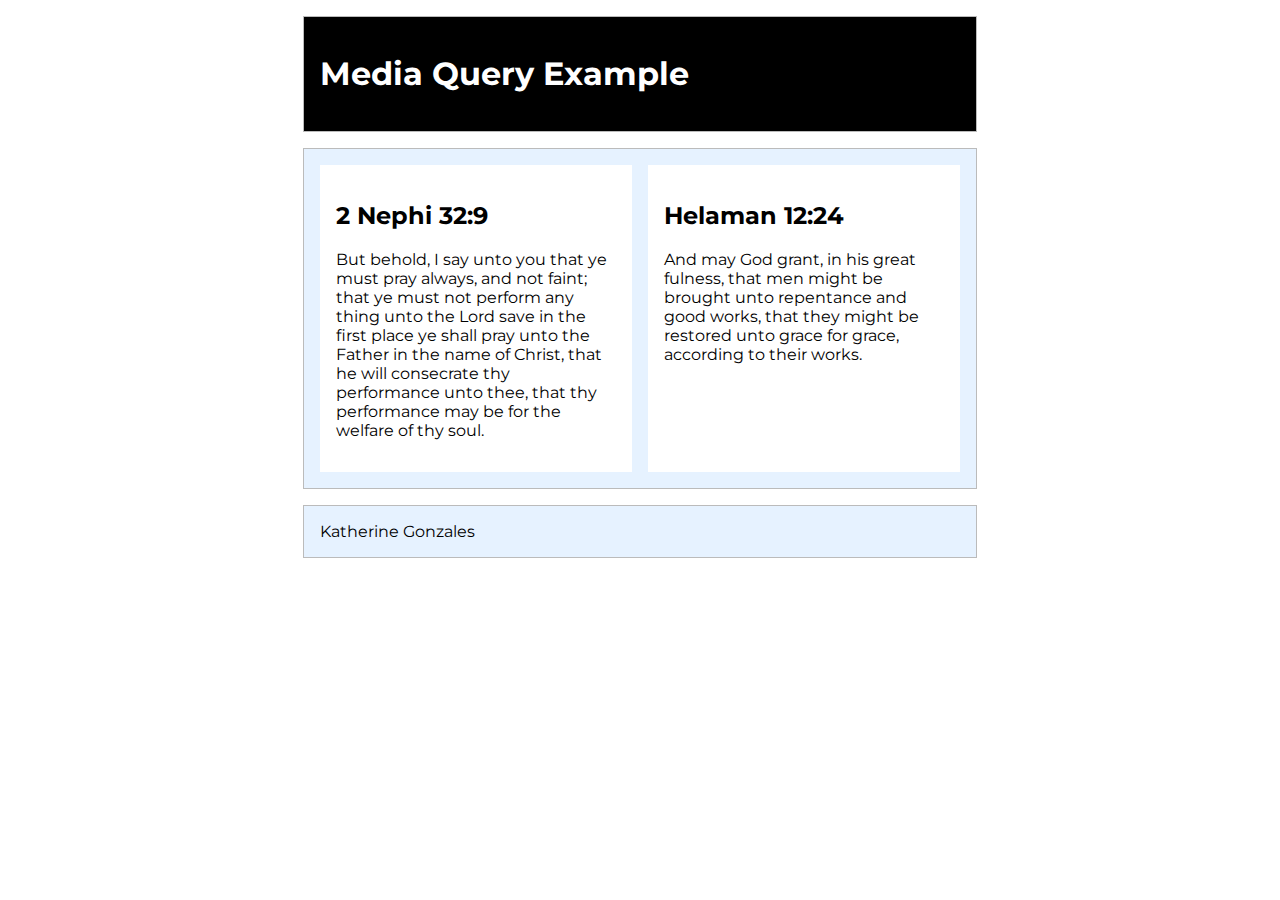
<file: week 01/media-query.html>
<!DOCTYPE html>
<html lang="en">
<head>
    <meta charset="UTF-8">
    <meta name="viewport" content="width=device-width, initial-scale=1.0">
    <meta name="description" content="Media query">
    <meta name="author" content="Katherine Gonzales">
    <link rel="preconnect" href="https://fonts.googleapis.com">
    <link rel="preconnect" href="https://fonts.gstatic.com" crossorigin>
    <link href="https://fonts.googleapis.com/css2?family=Afacad+Flux:slnt,wght@2,328&family=Bebas+Neue&family=Montserrat:wght@342&family=Playwrite+AR+Guides&family=Poppins:ital,wght@0,100;0,200;0,300;0,400;0,500;0,600;0,700;0,800;0,900;1,100;1,200;1,300;1,400;1,500;1,600;1,700;1,800;1,900&display=swap" rel="stylesheet">
    <link rel="stylesheet" href="style/media-query.css">
    <link rel="stylesheet" href="style/media-query-large.css">
    <title>WDD 230- Media Query Example</title>
</head>
<body>
    <header>
        <h1>Media Query Example</h1>
    </header>
    <main>
        <section>
        <h2>2 Nephi 32:9</h2>
        <p>But behold, I say unto you that ye must pray always, and not faint; that ye must not perform any thing unto the Lord save in the first place ye shall pray unto the Father in the name of Christ, that he will consecrate thy performance unto thee, that thy performance may be for the welfare of thy soul.</p>
        </section>

        <section>
            <h2>Helaman 12:24</h2>
            <p>And may God grant, in his great fulness, that men might be brought unto repentance and good works, that they might be restored unto grace for grace, according to their works.</p>
        </section>
    </main> 
    <footer>
        Katherine Gonzales 
    </footer>
</body>
</html>
</file>
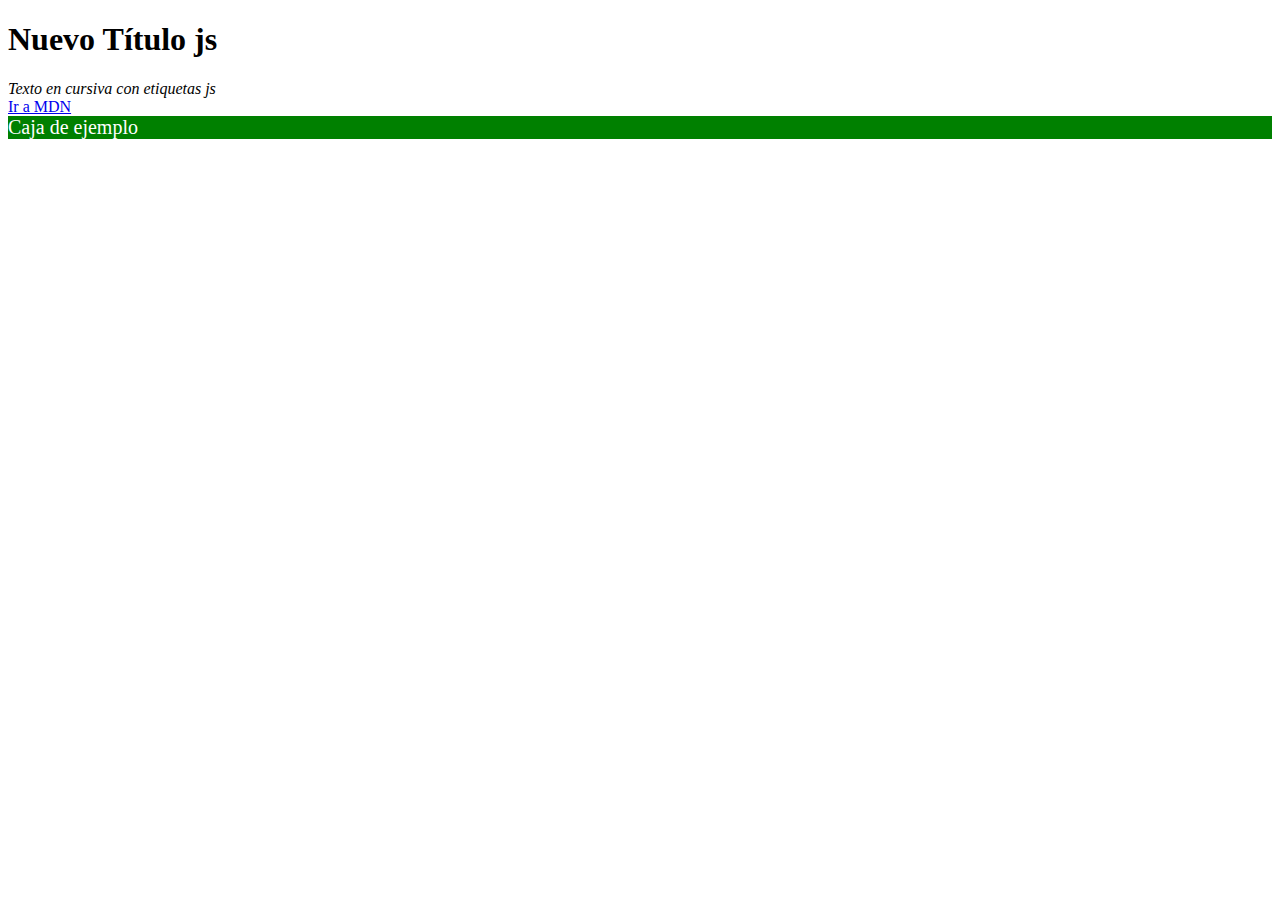
<file: week 01/practica.html>
<!DOCTYPE html>
<html lang="es">
<head>
    <meta charset="UTF-8">
    <title>Modificar elementos del DOM</title>
</head>
<body>
    <h1 id="titulo">Título original</h1>
    <div id="contenedor">Contenido original</div>
    <a id="enlace">Haz clic aquí</a>
    <div class="caja">Caja de ejemplo</div>

    <script>
        // Cambiar el texto del título
        const titulo = document.querySelector('#titulo');
        titulo.textContent = 'Nuevo Título js';

        // Cambiar contenido con etiquetas HTML
        const contenedor = document.querySelector('#contenedor');
        contenedor.innerHTML = '<em>Texto en cursiva con etiquetas js</em>';

        // Cambiar el atributo del enlace
        const enlace = document.querySelector('#enlace');
        enlace.setAttribute('href', 'https://developer.mozilla.org');
        enlace.textContent = 'Ir a MDN';

        // Cambiar estilos de la caja
        const caja = document.querySelector('.caja');
        caja.style.backgroundColor = 'green';
        caja.style.color = 'white';
        caja.style.fontSize = '20px';
    </script>
</body>
</html>
</file>
<file: chamber/styles/base.css>
:root {
    --primary-color: #1C1C1C; /* Charcoal Gray */
    --text-color: #333333; /* Dark Gray */
    --secondary-color: #003366; /* Milan Blue */
    --accent-color: #D4AF37; /* Golden Yellow */
    --otro-color:gray;
    --background-color: #FFFFFF; /* White */
    --primary-color: #1c1c1c; /* Charcoal Gray - Para fondos oscuros o encabezados */
    --light-gray: #faf9e2fa; /* Muy claro para fondos secundarios */
    --medium-gray: #cfcecd; /* Gris medio para bordes o secciones separadoras */
    --dark-gray: #3b3737; /* Gris oscuro para texto principal */
    --highlight-blue: #4A90E2; /* Azul brillante para botones secundarios o destacados */
    --neutral-tan: #fff6e2; 
    --color:rgb(224, 90, 162)  ;
    --border-color: #c1bfbf; /* Gris claro para bordes */
    --button-pink: #e44dad; /* Rosa para botones */
    --button-hover-blue: #509cff; /* Azul claro para hover de botones */
    --today-yellow: #ffcc00; /* Amarillo para resaltar el día actual */
    --close-button-red: #e74c3c; /* Rojo para botón de cerrar */
    --close-button-hover-red: #c0392b; /* Rojo oscuro para hover del botón de cerrar */
    --membership-bg-light-blue: rgb(215, 228, 250); /* Azul muy claro para fondos */
    --submit-hover-dark-blue: #1a252f; 
    --shadow-medium: rgba(0, 0, 0, 0.2); /* Sombra más oscura */
  }
body{
    box-sizing: border-box;
    margin: 0;
    padding: 0;
    background-color: var(--dark-gray);
}
/*HEADER: Base styles for the header */
header {
    display: flex;
    justify-content: space-between;
    align-items: center;
    padding: 5px 10px;
    background-color: var(--accent-color);
    position: sticky;
    top: 0;
    z-index: 1000;
    box-shadow: 0 2px 5px var(--shadow-medium);
  }
  header img.logo {
    border-radius: 50%;
    margin: 1rem;
  }
  header h1 {
    display: flex;
    align-items: center;
    gap: 10px;
    font-family: "Kanit", serif;
    color: var(--light-gray);
    font-size:2rem;
    margin: 0;
  }
  /*Index: menu */
  nav {
    position: relative;
  }
  .menuLinks {
    display: none;
    flex-direction: column;
    position: absolute;
    top: 100%;
    text-align: right;
    right: 0;
    border-radius: 5px;
    list-style-type: none;
    background-color: var(--background-color);
    padding: 1rem; /* Espaciado interno */
    box-shadow: 0 4px 6px var(--shadow-medium);
    z-index: 1000; /* Asegura que se superponga */
  }
.menuLinks li a {
    padding: 10px 20px;
    text-decoration: none;
    display: block; /* Cada enlace en una nueva línea */
    color:var(--otro-color);
    font-family: 'Montserrat', sans-serif;
    font-size: 1.1rem;
    transition:color 0.3s ease;
  }
  .menuLinks li a:hover {
    color: var(--today-yellow);
    box-shadow: 0 2px 2px var(--shadow-medium);
    border-radius:8px;
  }
.active {
    border-bottom: 2px solid var(--highlight-blue);
}
  .menuLinks.show {
    display: flex;
}
/*HEADER:  Hamburger boton menu  styles */   
#menuToggle {
    display: block;
    border: none;
    cursor: pointer;
    background: none;
}
#menuToggle::before {
content: "\2630";
font-size: 2rem; 
color: var(--light-gray);
}
/*INDEX : MAIN  */
main{
    line-height: 1.6;
    font-family: 'Kanit';
}
.index{
  background-color: var(--background-color);
}
/* INDEX:----- Imagen y boton de la pagina*/
.hero {
    position: relative;
    height: 100vh; /* Full screen height */
    width: 100%;
    overflow: hidden;
}
.imagen-hero {
    width: 100%;
    height: 100%;
    object-fit: cover; /* Esto hará que la imagen cubra toda la pantalla */
    filter: brightness(60%); /* Baja la iluminación para hacer más legible el texto sobre la imagen */
}
.boton-hero {
    position: absolute;
    bottom: 20%;
    left: 10%;
    z-index: 2;
}
.boton-hero-join {
    background-color:var(--button-pink);
    color: var(--background-color);
    padding: 15px 30px;
    border-radius: 5px;
    font-size: 1.5rem;
    text-decoration: none;
    display: inline-block;
    transition: background-color 0.3s ease;
}
.boton-hero-join:hover {
    background-color: var(--button-hover-blue);
}
/* INDEX:------contenedor del weather*/
.event-weather-container {
    display: grid;
    grid-template-columns:1fr;
    gap: 50px;
    padding: 10px;
    margin-top: 40px;
}
/* Individual Sections for Events, Weather, etc. */
.events, .weather, .weather-forecast {
    background-color:var(--otro-color);
    padding: 20px;
    border-radius: 10px;
    box-shadow: 0 4px 10px rgba(0, 0, 0, 0.1);
    margin-bottom: 2rem;
}
h2 {
    text-transform: uppercase;
    text-align: center;
    font-size: 1.5rem;
}
/* FOOTER : ----*/
footer {
    font-family: 'Abril Fatface', serif;
    background-color:var(--primary-color);  
    text-align: center;
    padding: 0 2rem;
    }
.footer-container {
    text-align: center;
    display: flex;
    flex-wrap: wrap;
    padding: 10px;
    margin: 0 1rem;
    justify-content: space-between;
    gap: 0.5rem;
}
.footer-social h3, .footer-contact h3 {
    font-size: 1.2rem;
    color:var(--button-pink); 
}
.footer-social .social-icons {
    display: flex;
    gap: 0.2rem;
}
.footer-social .social-icons a img {
    width: 50px;
    height:50px;
    transition: transform 0.3s ease, filter 0.3s ease;
}
.footer-social .social-icons a img:hover {
    transform: scale(1.2);
    filter: brightness(1.5);
}
.footer-contact a {
    color:var(--highlight-blue); 
    text-decoration: none;
}
.footer-contact p{
  color:var(--otro-color)
}
.footer-contact a:hover {
    text-decoration: underline;
    color: var(--today-yellow);
}
#year {
    font-size:1rem;
    color:var(--medium-gray);
    font-weight: bold; /* Año en negrita */
}
/* ---- DISCOVER: calendar */
.calendar-container {
    width: 90%;
    padding: 1rem;
    text-align: center;
    font-family: Arial, sans-serif;
    border-radius: 10px;
}
table {
    width: 100%;
    border-collapse: collapse;
}
th, td {
    width: 6%;
    padding: 10px;
    text-align: center;
    color:var(--button-pink);
    border: 1px solid var(--background-color);
}
.today {
    background-color: var(--today-yellow);
    color:white;
    border-radius: 50%;
}
.calendar-header{
  color: var(--button-hover-blue);
  padding: 20px;
}

.container {
    display: flex;
    flex-direction: column;
    align-items: center;
    text-align: center;
}
/*---- DISCOVER: gallery -----------------------------*/
.gallery {
    grid-template-columns: 1fr; 
}
h3{
    font-size: 2rem;
    margin-bottom: 10px;
    color: var(--background-color);
}
.gallery figure {
    width: 90%;
    max-width: 300px;
    background:var(--background-color);
    padding: 10px;
    border-radius: 10px;
    box-shadow: 2px 2px 10px rgba(0, 0, 0, 0.1);
}
.gallery img {
    width: 90%;
    height: auto;
    border-radius: 10px;
    transition: transform 0.3s ease-in-out;
}
.gallery img:hover {
    transform: scale(1.04);
}
.gallery figcaption {
    margin-top: 8px;
    font-size: 1em;
    color: var(--text-color);
}
.sidebar {
    display: grid;
    color: #003366;
    gap: 1rem;
    padding: 1rem;
}
#visit-message {
    background-color:var(--highlight-blue);
    border-radius: 8px;
    padding: 1.5rem;
    margin-top: 2rem;
    text-align: center;
    color:var(--light-gray);
    font-size: 1rem;
    box-shadow: 5px 7px 6px rgba(0, 0, 0, 0.1);
}
.section{
  background-color: var(--background-color);
  padding: 2rem;
  border-radius: 8px;

}
.section h3{
  color: var(--secondary-color);
}
/* JOIN -----------------------------------*/
.membership-info {
    padding: 10px;
    border-radius: var(--border-radius);
    margin-bottom: 20px;
}
.thank-you {
    text-align: center;
}
.thank-you .button {
    display: inline-block;
    background: var(--primary-color);
    color:var(--background-color);
    padding: 10px 20px;
    border-radius: var(--border-radius);
    text-decoration: none;
}
.thank-you .button:hover {
    background:var(--highlight-blue);
}
.join {
  max-width: 900px;
  margin: 2rem ;
  padding: 50px;
  text-align: center;
  border-radius:8px;
  background-color: var(--background-color);
  box-shadow: var(--shadow-medium);
}
.join h2 {
  color: var(--dark-gray);
  margin-bottom: 30px;
  font-size: 2rem;
  font-weight: 600;
}
.membership-cards {
  display: flex;
  flex-direction: column;
  gap: 20px;
  margin: 20px 0;
  padding: 0 10px;
}
/* Ejemplo: estilos para las tarjetas */
.card{
  border: 2px solid var(--otro-color);
  border-radius: 8px;
  padding: 10px;
  margin: 10px;
  /* ancho para vista grid; en lista se sobreescribe */
  width: 200px;
  box-shadow: 10px 10px 5px rgba(0,0,0,0.1);
  background-color: var(--medium-gray);
  transition: transform 0.3s ease, box-shadow 0.3s ease;
  text-align: center;
  position: relative;
}
.card:hover {
  transform: translateY(-5px);
  box-shadow: 0 8px 16px rgba(0, 0, 0, 0.2);
}
.card button {
  background: var(--dark-gray);
  color: var(--light-gray);
  padding: 10px 15px;
  border: none;
  cursor: pointer;
  border-radius: 7px;
  transition: 0.3s ease;
}
.card h4 {
  margin-bottom: 10px;
  font-size: 1.2rem;
  color: #2c3e50;
}
button:hover {
  background: var(--color);
}

/* Estilos del formulario */
form {
  display: flex;
  flex-direction: column;
  gap: 15px;
  text-align: left;
  margin-top: 50px;
}
form label {
  font-weight: bold;
  margin-bottom: 5px;
  color: var(--button-hover-blue);
}
/* Inputs, selects y textarea */
form input,
form select,
form textarea {
  padding: 10px;
  border: 1px solid var(--border-color);
  border-radius: 8px;
  font-size: 1rem;
  width: 100%;
  box-sizing: border-box;
}
/* Botón de envío del formulario */
form button[type="submit"] {
  background: var(--secondary-color);
  color: var(--background-color);
  border: none;
  padding: 12px;
  border-radius: var(--border-radius);
  cursor: pointer;
  font-size: 1rem;
  transition: background 0.3s ease;
}
form button[type="submit"]:hover {
  background: var(--button-hover-blue);
}
/* Estilos para el cuadro de diálogo */
dialog {
  width: 300px;
  border: none;
  border-radius: 8px;
  padding: 20px;
}
#closeButton {
  background:var(--close-button-red);
  padding:8px 10px;
  border: none;
  color: var(--background-color);
  border-radius: 5px;
  cursor: pointer;
  margin-top: 15px;
}
#closeButton:hover {
  background:var(--close-button-hover-red);
}

/* Responsive */
@media (max-width: 600px) {
  .membership-cards {
      grid-template-columns: 1fr;
  }
}

/*-------DIRECTORY----------------------------------------*/
.view-controls {
  padding: 20px;
    text-align: center;
    margin-bottom: 2rem;
}
.view-controls button {
    padding: 0.8rem 1.2rem;
    font-weight: bold;
    font-size: 1.1rem;
    background-color: var(--dark-gray);
    color: var(--accent-color);
    border: 2px solid var(--today-yellow);
    border-radius: 5px;
    cursor: pointer;
    transition: all 0.3s ease;
  }
.view-controls button:hover {
    background-color: var(--accent-color);
    color: var(--dark-gray);
  }
  
@media (max-width: 768px) { 
  #cards {
    display: flex;
    flex-direction: column;
    align-items: center; /* Centrar tarjetas */
    justify-content: center;
  }
  /* Tarjetas ajustadas */
  .card {
    max-width: 90%; /* Evita que sean muy anchas */
    width: 100%;
    text-align: center;
  }
  /* Centrar botones de cambio de vista */
  .view-controls {
    display: flex;
    justify-content: center;
    gap: 10px;
  }
  .view-controls button {
    font-size: 1rem;
    padding: 0.5rem 1rem;
  }
}
/* ----- AJUSTES PARA PANTALLAS MUY PEQUEÑAS (Móviles Chicos) ----- */
@media (max-width: 400px) {
  .card {
    max-width: 95%;
    padding: 0.8rem;
  }
  .card img {
    max-width: 60px;
  }

  .card h2 {
    font-size: 1rem;
  }

  .view-controls button {
    font-size: 0.9rem;
    padding: 0.4rem 0.8rem;
  }
}
/*INDEX - COLABODARODES-------------------------------------*/
.spotlight-container {
  text-align: center;
  padding: 20px;
  margin: 0 auto;
  max-width: 1100px;
}
#spotlight-container {
  display: flex;
  flex-wrap: wrap;
  justify-content: center;
  gap: 20px;
  margin-top: 10px;
}
.spotlight-member {
  border-radius: 10px;
  padding: 15px;
  box-shadow: 0px 4px 10px rgba(0, 0, 0, 0.1);
  text-align: center;
  width: 100%;
  max-width: 300px;
  transition: transform 0.3s ease-in-out;
}
.spotlight-member:hover {
  transform: scale(1.05);
}
.spotlight-member img {
  max-width: 60px;
  height: auto;
  border-radius: 50%;
}
.spotlight-member h3 {
  font-size: 18px;
  margin: 2px 0;
}
.spotlight-member p {
  font-size: 14px;
  color: var(--dark-gray);
}
.spotlight-member a {
  display: inline-block;
  margin-top: 10px;
  color: var(--button-hover-blue);
  font-weight: bold;
  text-decoration: none;
}
.spotlight-member a:hover {
  text-decoration: underline;
}
/* Botón de cierre */
#meet-greet-banner button {
  background:var(--background-color);
  border: none;
  font-size: 1rem;
  padding: 5px 10px;
  margin-left: 15px;
  border-radius: 5px;
  cursor: pointer;
  transition: background 0.3s ease;
}
#meet-greet-banner{
  text-align: center;
  align-items: center;
  font-size: 1.1rem;
  animation: slideIn 0.5s ease-in-out;
}
@keyframes slideIn {
  from {
    transform: translateY(-100%);
  }
  to {
    transform: translateY(0);
  }
}
</file>
<file: chamber/styles/larger.css>
@media (min-width: 750px){
/*INDEX: Contenedor del weather*/
.event-weather-container {
        display: grid;
        grid-template-columns: repeat(3, 1fr); 
        gap: 50px;
        margin-top: 40px;
}
/*INDEX: BOTON de menu */
#menuToggle {
        display: none;        
}
.menuLinks li a {
    color:var(--light-gray);
  }
.menuLinks li a:hover {
    color: var(--background-color);
    box-shadow: 0 2px 2px var(--shadow-medium);
  }
.menuLinks {
    display: flex; /* Alinear elementos en fila */
    flex-direction: row;
    position: static; /* Restablecer posición */
    justify-content: flex-end; /* Alinea el menú al lado derecho */
    gap: 3rem; /* Espaciado entre los enlaces */
    background-color: transparent; /* Sin fondo */
    box-shadow: none; /* Sin sombra */
    padding: 0;
}
.menuLinks a {
    color: var(--background-color);
    font-weight: bold; /* Sin negrita para un diseño más limpio */
    padding: 1rem;
    border-radius: 2px;
    text-decoration: none;
    transition: background-color 0.3s ease,
 }
 .active {
    border-bottom: 3px solid var(--border-color);
}
/* calendario*/
.calendar-container {
    width: 100%;
    padding: 0.5rem;
    text-align: center;
    font-family: Arial, sans-serif;
    border-radius: 10px;
}
table {
    width: 100%;
    border-collapse: collapse;
}
th, td {
    width: 10%;
    padding: 10px;
    text-align: center;
    border: 1px solid var(--medium-gray);
}
.sidebar {
    padding: 15px;
}
.sidebar section {
    margin-bottom: 1rem;
}
.sidebar h3 {
    font-size: 2rem;
}
.container {
    display: grid;
    grid-template-columns: 1fr 3fr;
    gap: 20px;
    padding: 20px;
}
/* DISCOVER : GALLERY*/
.gallery {
    display: grid;
    grid-template-columns: repeat(2, 1fr); /* Dos columnas */
    gap: 20px; /* Espacio entre imágenes */
    justify-items: center;
}
.gallery figure {
    text-align: center;
    max-width: 100%;
}
.gallery img {
    width: 100%;
    height: auto;
    border-radius: 10px; /* Opcional, para esquinas redondeadas */
}
.join {
    max-width: 900px; /* Controla el ancho del contenido */
    margin: 2rem auto; /* Centra el contenido horizontalmente */
    padding: 50px; /* Espaciado interno */
    text-align: center; /* Asegura que el texto esté centrado */
    border-radius: 8px;
}
.card h4 {
    font-size: 1.5rem;
    color: #2c3e50;
  }
.membership-cards {
    display: grid;
    grid-template-columns: repeat(auto-fit, minmax(250px, 1fr));
    gap: 30px;
    margin: 30px 0;
    padding: 0 20px;
  }
.card button {
    border: none;
    padding: 12px 20px;
    border-radius: 8px;
    cursor: pointer;
    font-size: 1.1rem;
}
/*----- D I R E C T O R Y ------------------------------------------------*/
#cards.grid {
  display: grid;
  grid-template-columns: repeat(auto-fit, minmax(300px, 1fr)); /* Mejor distribución */
  gap: 1.5rem;
  justify-content: center;
  padding: 3rem;
  max-width: 1200px; /* Evita que las tarjetas se expandan demasiado */
  margin: auto; /* Centrar el grid */
}
/* Tarjetas en vista grid */
.grid .card {
  padding: 1.5rem;
  max-width: 350px;
  background-color: var(--otro-color);
  transition: transform 0.3s ease, box-shadow 0.3s ease;
}
/* Efecto hover en tarjetas */
.grid .card:hover {
  transform: translateY(-5px);
  box-shadow: 0 4px 8px rgba(0, 0, 0, 0.3);
}
/* Ajustes en la vista de lista */
#cards.list {
  max-width: 900px;
  margin: auto; /* Centrar la lista */
}
#cards.list .card {
  flex-direction: row;
  justify-content: space-between;
  padding: 1rem 2rem;
  width: 100%;
}
/* Imagen de la empresa en lista */
.list img {
  max-width: 100px;
}
}
</file>
<file: week01/style/base.css>
body {
    font-family: 'Roboto', sans-serif;
    margin: 0;
    padding: 0;
    background-color: #f9f9f9;
    color: #333;
}
h2 {
    margin-bottom: 2rem;;
    color: #003366;
    font-size: 1.8rem;
    text-align: center;
}
header {
    text-align: center;
    background-color: #007bff;
    color: white;
    padding: 20px 0;
}
#profile-container {
    display: inline-flex;
    align-items: center;
    gap: 15px; /* Espacio entre la imagen y el texto */
}
header img {
    border-radius: 50%;
    width: 100px;
    height: 100px;
    object-fit: cover;
}
header span {
    font-size: 2rem;
    font-family: "Kanit", serif;
}
/* Navigation */
nav ul {
    display: flex;
    justify-content: center;
    gap: 15px;
    list-style: none;
    padding: 10px 0;
    background: white;
    border-bottom: 1px solid #ddd;
    margin: 0;
}

nav ul li a {
    text-decoration: none;
    color: #007bff;
    font-weight: bold;
}

nav ul li a:hover {
    color: #0056b3;
}

/* Main Layout */
main {
    display: grid;
    grid-template-columns: 1fr;
    gap: 20px;
    max-width: 1000px;
    margin: 30px auto;
    padding: 20px;
}

main .card {
    background-color: white;
    border-radius: 10px;
    padding: 1.5rem;
    margin-bottom: 1rem;
    box-shadow: 0 4px 6px rgba(0, 0, 0, 0.1);
}

main .card h2 {
    margin-top: 0;
    font-size: 1.4rem;
    color: #333;
}

main .card ul {
    list-style: none;
    padding: 0;
}

main .card ul li {
    margin: 10px 0;
}

main .card ul li a {
    text-decoration: none;
    color: #007bff;
}

main .card ul li a:hover {
    text-decoration: underline;
}
/* Contenedor General */
.content-container {
    max-width: 800px;
    padding: 1rem;
}
.current-weather img {
    display: block;
    margin: 0 auto 1rem;
    max-width: 100px;
}
.temperature {
    font-size: 2rem;
    font-weight: bold;
    text-align: center;
    color: #003366;
}

.weather-description {
    text-align: center;
    font-style: italic;
    margin-bottom: 1rem;
}

.weather-details {
    list-style: none;
    padding: 0;
    margin: 1rem 0;
    font-size: 0.9rem;
    color: #555;
}

.weather-details li {
    margin: 0.5rem 0;
}

/* Pronóstico */
.forecast-list {
    list-style: none;
    padding: 0;
    margin: 0;
}

.forecast-list li {
    margin: 0.5rem 0;
}

/* Diseño responsivo en móviles */
.content-container {
    display: flex;
    flex-direction: column;
    gap: 1rem;
}
/* Footer */
footer {
    text-align: center;
    padding: 20px;
    background: #007bff;
    color: white;
    font-size: 0.9rem;
}

footer p {
    margin: 5px 0;
}
</file>
<file: week01/style/larger.css>
@media (min-width: 768px) {
    .nav-menu {
        justify-content: flex-start;
    }

    main {
        grid-template-columns: 2fr 1fr;
    }
    header span {
        font-size: 4rem;
        font-family: "Kanit", serif;
    }
    .current-weather img {
        max-width: 120px;
    }

    .card ul {
        padding: 0 2rem;
    }

    li {
        font-size: 1rem;
    }
}
</file>
<file: style/base.css>
body {
    font-family: 'Roboto', sans-serif;
    margin: 0;
    padding: 0;
    background-color: #f9f9f9;
    color: #333;
}
h2 {
    margin-bottom: 2rem;;
    color: #003366;
    font-size: 1.8rem;
    text-align: center;
}
header {
    text-align: center;
    background-color: #007bff;
    color: white;
    padding: 20px 0;
}
#profile-container {
    display: inline-flex;
    align-items: center;
    gap: 15px; /* Espacio entre la imagen y el texto */
}
header img {
    border-radius: 50%;
    width: 100px;
    height: 100px;
    object-fit: cover;
}
header span {
    font-size: 2rem;
    font-family: "Kanit", serif;
}
nav {
    display: flex;
    align-items: center;
    justify-content: space-between;
    background-color: #003366;
    color: white;
    padding: 0.5rem 1rem;
}

#hamburger-button {
    display: none;
    font-size: 1.5rem;
    background: none;
    border: none;
    color: white;
    cursor: pointer;
}

#nav-links ul {
    display: flex;
    gap: 1rem;
    margin: 0;
    padding: 0;
}

#nav-links {
    display: flex;
}

#nav-links li a {
    text-decoration: none;
    color: white;
    font-weight: bold;
    font-size: 1.2rem;
    transition: color 0.3s;
}

#nav-links li a:hover {
    color: #cccccc;
}

/* Small screens: hide menu and show hamburger button */
@media (max-width: 768px) {
#hamburger-button {
        display: block;
    }
#nav-links {
        display: none;
        flex-direction: column;
        position: absolute;
        top: 60px;
        left: 0;
        width: 100%;
        background-color: #003366;
        text-align: center;
        box-shadow: 0px 4px 6px rgba(0, 0, 0, 0.2);
        padding: 1rem 0;
    }

#nav-links.show {
        display: flex;
    }

#nav-links li {
    padding: 10px 0;
    margin: 0.5rem 0;
    list-style-type: none;
    list-style: none;
    }
}
main {
    display: flex;
    flex-direction: column;
    align-items: center;
    gap: 20px;
    max-width: 1100px;
    margin: 30px auto;
}
main .card {
    background-color: white;
    border-radius: 10px;
    padding: 1.5rem;
    margin-bottom: 1rem;
    box-shadow: 0 4px 6px rgba(0, 0, 0, 0.1);
}

main .card h2 {
    margin-top: 0;
    font-size: 1.4rem;
    color: #333;
}

main .card ul {
    list-style: none;
    padding: 0;
}

main .card ul li {
    margin: 10px 0;
}

main .card ul li a {
    text-decoration: none;
    color: #007bff;
}

main .card ul li a:hover {
    text-decoration: underline;
}
/* Contenedor General */
.content-container {
    max-width: 800px;
}
/* Diseño responsivo en móviles */
.content-container {
    display: flex;
    flex-direction: column;
    gap: 1rem;
}
.current-weather img {
    display: block;
    margin: 0 auto 1rem;
    max-width: 100px;
}
.temperature {
    font-size: 2rem;
    font-weight: bold;
    text-align: center;
    color: #003366;
}

.weather-description {
    text-align: center;
    font-style: italic;
    margin-bottom: 1rem;
}

.weather-details {
    list-style: none;
    padding: 0;
    margin: 1rem 0;
    font-size: 0.9rem;
    color: #555;
}

.weather-details li {
    margin: 0.5rem 0;
}

.hero img {
    width: 100%;
    max-height: 500px;
    object-fit: cover;
}

/* Pronóstico */
.forecast-list {
    list-style: none;
    padding: 0;
    margin: 0;
}

.forecast-list li {
    margin: 0.5rem 0;
}

.weather-forecast-card,
.current-weather-card{ 
    padding: 1rem;
    border-radius: 10px;
    color: black;
    box-shadow: 0 4px 6px rgba(0, 0, 0, 0.1);
    background-color: white;
}
.current-weather-card,
.weather-forecast-card {
    width: 100%;
    max-width: 500px;
    margin: auto;
}

/* Footer */
footer {
    text-align: center;
    padding: 20px;
    background: #007bff;
    color: white;
    font-size: 0.9rem;
}

footer p {
    margin: 5px 0;
}
#mode {
    position: fixed;
    top: 10px;
    right: 10px;
    font-size: 2rem;
    cursor: pointer;
    background: white;
    border-radius: 50%;
    padding: 5px 10px;
    box-shadow: 0 4px 6px rgba(0, 0, 0, 0.1);
}

.light-mode {
    background-color: #eee;
    color: #000;
}
.dark-mode {
    background-color: #000;
    color: #fff;
}
.dark-mode main .card {
    background-color: #515050;
}
.dark-mode main .card h2 {
    color:white;
}
</file>
<file: style/form.css>
:root {
    --primary-color: #ee39d0;
    --secondary-color: #f8f8f8;
    --text-color: #333;
    --border-radius: 10px;
    --color: #1c659a;
}

main {
    width: 100%;
    max-width: 400px;
    background: rgba(255, 255, 255, 0.777);
    padding: 2rem;
    color: var(--color);
    border-radius: var(--border-radius);
    box-shadow: 0 4px 10px rgba(0, 0, 0, 0.1);
    text-align: center;
}

form {
    display: flex;
    flex-direction: column;
    gap: 12px;
}

label {
    font-size: 14px;
    text-align: left;
    font-weight: bold;
}

input, button {
    width: 100%;
    padding: 10px;
    border: 1px solid #ccc;
    border-radius: var(--border-radius);
    font-size: 16px;
}

input:focus {
    border-color: var(--primary-color);
    outline: none;
}

button {
    background-color: var(--primary-color);
    color: white;
    font-size: 16px;
    font-weight: bold;
    border: none;
    cursor: pointer;
    transition: 0.3s;
}

button:hover {
    background-color: darkblue;
}

input[type="range"] {
    accent-color: var(--primary-color);
}
</file>
<file: week 01/style/media-query.css>
body{
    font-family: 'Roboto','Montserrat';
}
header, main , footer{
    max-width: 640px;
    margin: 1rem auto;
    border: 1px solid #bbb;
    padding: 1rem;
    background-color: #e6f2ff;
}
main{
    display: grid;
    grid-template-columns: 1fr;
    grid-gap: 1rem;
}

section{
    padding: 1rem;
    background-color: #fff;
}
</file>
<file: week 01/style/media-query-large.css>
@media screen and (min-width: 500px){
    header {
        background-color: black;
        color: white;
    }
    main{
        grid-template-columns: 1fr 1fr;
    }
}
</file>
